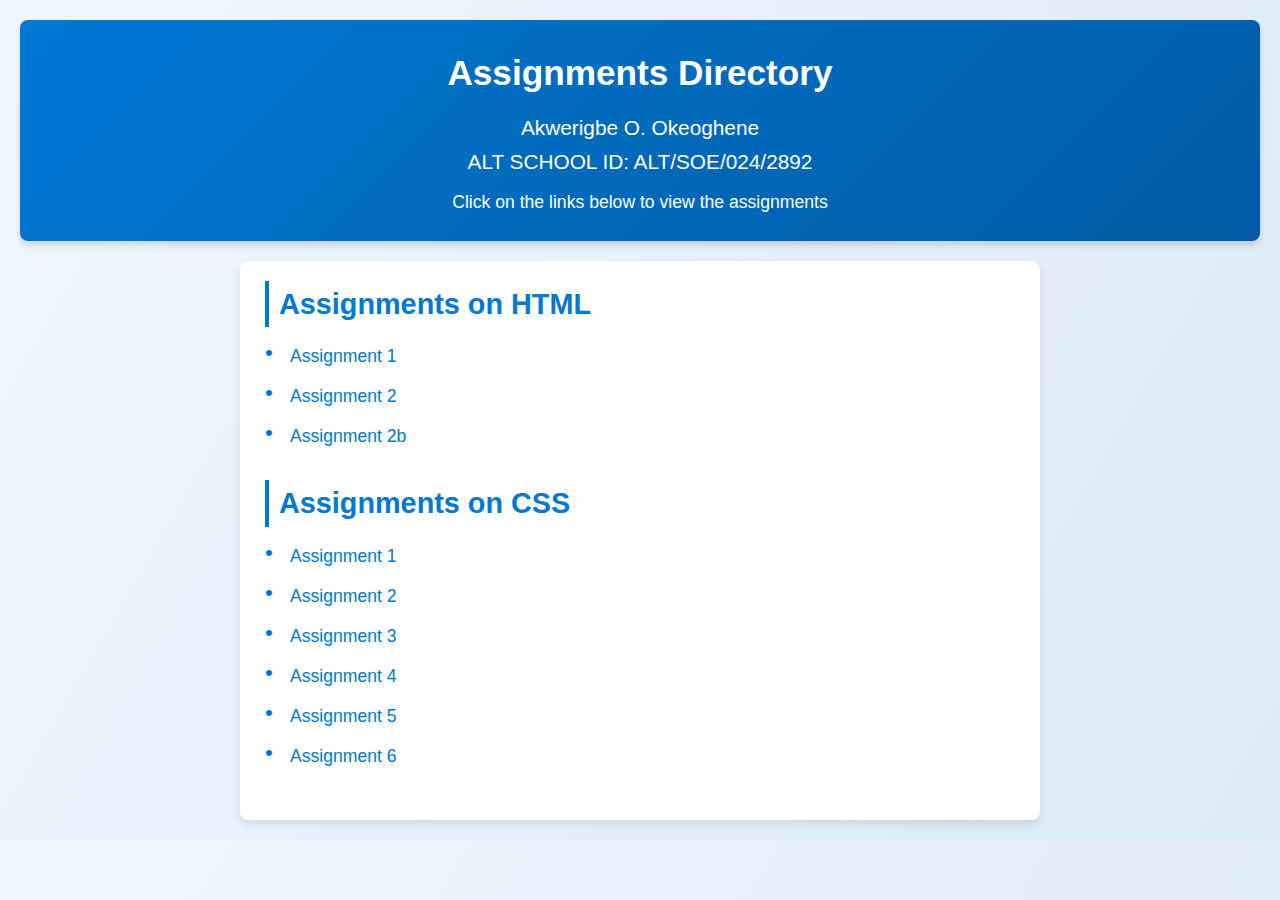
<file: index.html>
<!DOCTYPE html>
<html lang="en">
<head>
  <meta charset="UTF-8" />
  <meta name="viewport" content="width=device-width, initial-scale=1.0"/>
  <title>Assignments Directory</title>
  <style>
    /* RESET */
    * {
      margin: 0;
      padding: 0;
      box-sizing: border-box;
    }

    /* BODY STYLING */
    body {
      font-family: 'Arial', sans-serif;
      line-height: 1.6;
      color: #333;
      /* Subtle background gradient */
      background: linear-gradient(120deg, #f0f7ff 0%, #dce9f7 100%);
      padding: 20px;
    }

    /* HEADER STYLING */
    .header {
      text-align: center;
      /* Gradient header */
      background: linear-gradient(135deg, #0078d4, #005ba3);
      color: #fff;
      padding: 25px;
      border-radius: 8px;
      margin-bottom: 20px;
      box-shadow: 0 4px 6px rgba(0, 0, 0, 0.15);
    }

    .header h1 {
      font-size: 2.2rem;
      margin-bottom: 10px;
    }
    .header h2 {
      font-size: 1.3rem;
      font-weight: normal;
    }
    .header p {
      font-size: 1.1rem;
      margin-top: 10px;
    }

    /* MAIN CONTENT CARD */
    .content {
      max-width: 800px;
      margin: 0 auto;
      background: #fff;
      padding: 20px 25px;
      border-radius: 8px;
      box-shadow: 0 4px 8px rgba(0, 0, 0, 0.1);
    }

    /* SECTION STYLING */
    section {
      margin-bottom: 30px;
    }

    section h2 {
      color: #0078d4;
      font-size: 1.8rem;
      margin-bottom: 15px;
      border-left: 4px solid #0078d4;
      padding-left: 10px;
    }

    /* LIST STYLING */
    ul {
      list-style: none;
      padding-left: 0;
    }
    ul li {
      margin-bottom: 12px;
      font-size: 1.1rem;
      /* optional icon before each link */
      position: relative;
      padding-left: 25px;
    }
    ul li:before {
      content: "•";
      color: #0078d4;
      position: absolute;
      left: 0;
      font-size: 1.4rem;
      line-height: 1;
      top: 0;
    }

    ul li a {
      text-decoration: none;
      color: #0078d4;
      transition: color 0.3s ease-in-out, text-decoration 0.3s ease-in-out;
    }
    ul li a:hover {
      color: #0056a8;
      text-decoration: underline;
    }

    /* RESPONSIVE STYLING */
    @media (max-width: 768px) {
      .header h1 {
        font-size: 1.8rem;
      }
      .header h2 {
        font-size: 1.1rem;
      }
      .content {
        padding: 15px 20px;
      }
      section h2 {
        font-size: 1.4rem;
      }
      ul li {
        margin-bottom: 10px;
      }
    }
  </style>
</head>
<body>
  <!-- HEADER -->
  <header class="header">
    <h1>Assignments Directory</h1>
    <h2>Akwerigbe O. Okeoghene <br/> ALT SCHOOL ID: ALT/SOE/024/2892</h2>
    <p>Click on the links below to view the assignments</p>
  </header>

  <!-- MAIN CONTENT -->
  <main class="content">
    <section>
      <h2>Assignments on HTML</h2>
      <ul>
        <li><a href="/indexx.html">Assignment 1</a></li>
        <li><a href="/table.html">Assignment 2</a></li>
        <li><a href="/media.html">Assignment 2b</a></li>
      </ul>
    </section>

    <section>
      <h2>Assignments on CSS</h2>
      <ul>
        <li><a href="/Otters.html">Assignment 1</a></li>
        <li><a href="/Huckleberry.html">Assignment 2</a></li>
        <li><a href="/novuswatch.html">Assignment 3</a></li>
        <li><a href="/forindividuals.html">Assignment 4</a></li> 
        <li><a href="/WPpusher.html">Assignment 5</a></li>
        <li><a href="/Scissor.html">Assignment 6</a></li>
      </ul>
    </section>
  </main>
</body>
</html>
</file>
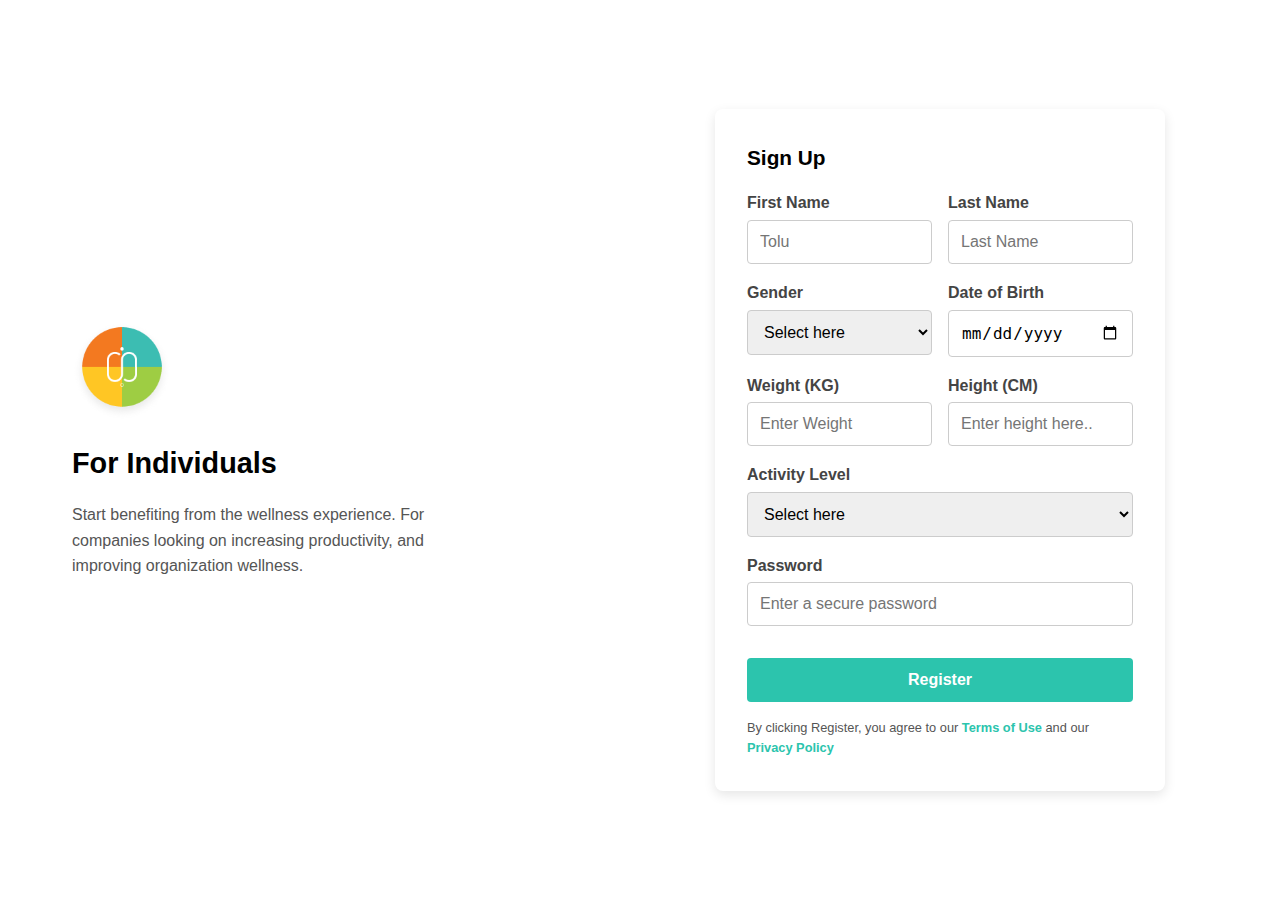
<file: forindividuals.html>
<!DOCTYPE html>
<html lang="en">
<head>
  <meta charset="UTF-8" />
  <meta name="viewport" content="width=device-width, initial-scale=1.0"/>
  <title>Sign up page – For Individuals</title>
  <link rel="stylesheet" href="forindividuals.css"/>
</head>
<body>

  <div class="container">
    <!-- LEFT SIDE -->
    <div class="left-section">
      <!-- Logo -->
      <img
        src="/media/forindividualsLogo.png"
        alt="Logo"
        class="logo"
      />
      <!-- Heading & Info -->
      <h1>For Individuals</h1>
      <p>
        Start benefiting from the wellness experience. 
        For companies looking on increasing productivity, 
        and improving organization wellness.
      </p>
    </div>

    <!-- RIGHT SIDE (Form) -->
    <div class="right-section">
      <div class="form-card">
        <h2>Sign Up</h2>
        
        <form>
          <!-- First & Last Name -->
          <div class="row">
            <div class="form-group">
              <label for="firstName">First Name</label>
              <input 
                type="text" 
                id="firstName"
                placeholder="Tolu"
                required
              />
            </div>
            <div class="form-group">
              <label for="lastName">Last Name</label>
              <input 
                type="text" 
                id="lastName" 
                placeholder="Last Name"
                required
              />
            </div>
          </div>
          
          <!-- Gender & Date of Birth -->
          <div class="row">
            <div class="form-group">
              <label for="gender">Gender</label>
              <select id="gender" required>
                <option value="" disabled selected>Select here</option>
                <option>Male</option>
                <option>Female</option>
                <option>Non-binary</option>
              </select>
            </div>
            <div class="form-group">
              <label for="dob">Date of Birth</label>
              <input 
                type="date" 
                id="dob" 
                required
              />
            </div>
          </div>

          <!-- Weight & Height -->
          <div class="row">
            <div class="form-group">
              <label for="weight">Weight (KG)</label>
              <input 
                type="number" 
                id="weight" 
                placeholder="Enter Weight"
              />
            </div>
            <div class="form-group">
              <label for="height">Height (CM)</label>
              <input 
                type="number" 
                id="height"
                placeholder="Enter height here.." 
              />
            </div>
          </div>

          <!-- Activity Level -->
          <div class="form-group">
            <label for="activityLevel">Activity Level</label>
            <select id="activityLevel">
              <option value="" disabled selected>Select here</option>
              <option>Low</option>
              <option>Medium</option>
              <option>High</option>
            </select>
          </div>

          <!-- Password -->
          <div class="form-group">
            <label for="password">Password</label>
            <input 
              type="password" 
              id="password"
              placeholder="Enter a secure password"
              required
            />
          </div>

          <!-- Register Button -->
          <button type="submit" class="register-btn">Register</button>
        </form>
        
        <!-- Terms & Policy -->
        <p class="terms-text">
          By clicking Register, you agree to our 
          <a href="#">Terms of Use</a> and our 
          <a href="#">Privacy Policy</a>
        </p>
      </div>
    </div>
  </div>

</body>
</html>
</file>
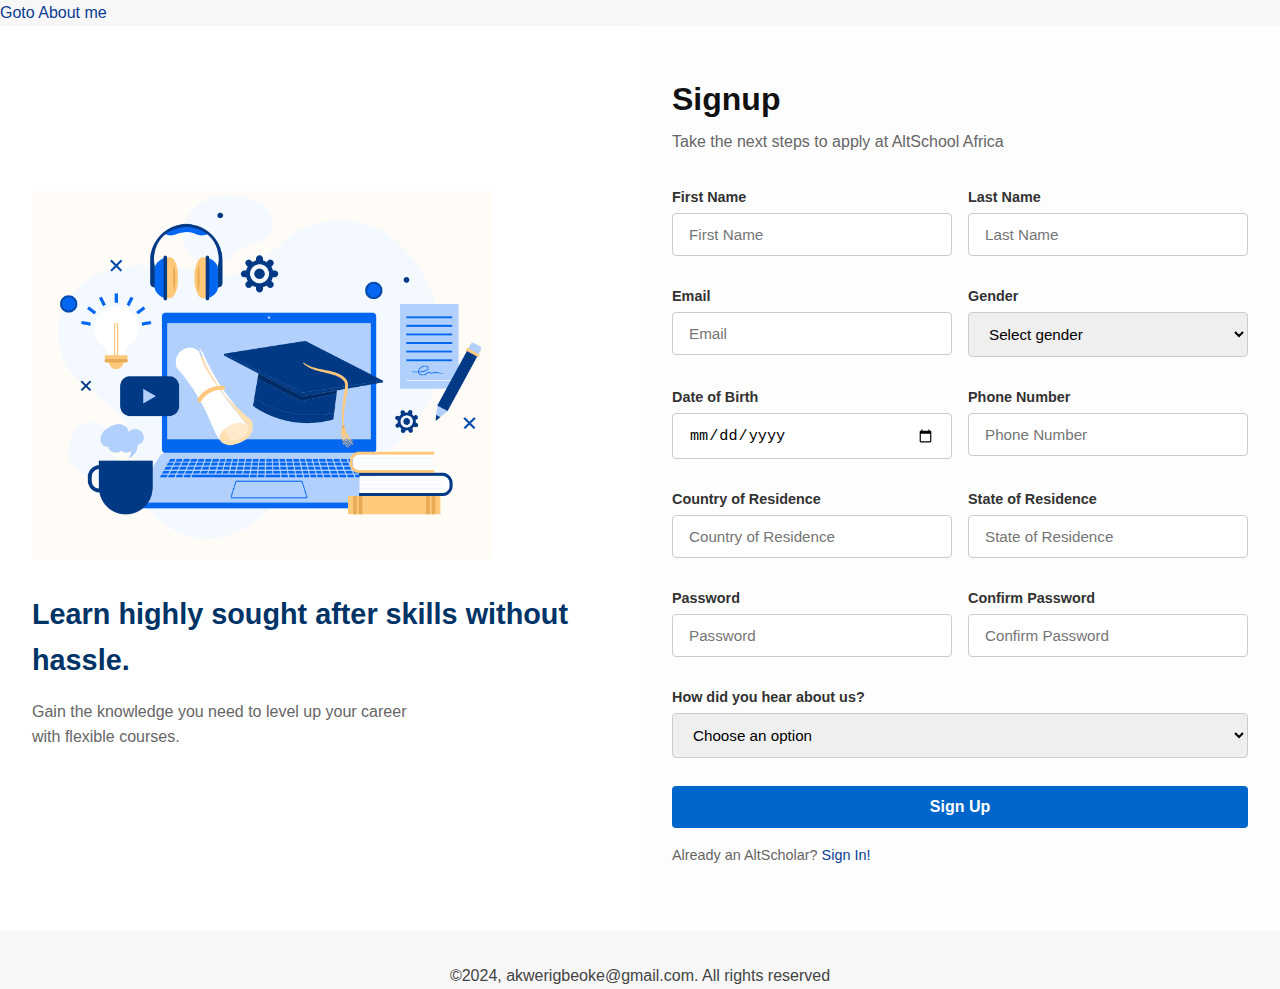
<file: form.html>
<!DOCTYPE html>
<html lang="en">
  <head>
    <meta charset="UTF-8" />
    <meta name="viewport" content="width=device-width, initial-scale=1.0" />
    <title>AltSchool Signup form</title>
    <link rel="stylesheet" href="formxindex.css" />
  </head>
  <body>
    <a href="./indexx.html"> Goto About me </a>

    <!-- Mother container, to house 2 divs, 1 for left side that holds the picture, one for the right side of the screen that has the form-->
    <div class="signup-container">
      <div class="signup-illustration">
        <!-- LEFT SIDE: Picture. -->
        <img src="/media/Study scribble.png" alt="Learning Illustration" />
        <h2>Learn highly sought after skills without hassle.</h2>
        <p>
          Gain the knowledge you need to level up your career with flexible
          courses.
        </p>
      </div>
      <div class="signup-form-section">
        <!-- RIGHT SIDE: The actual signup form -->
        <h1>Signup</h1>
        <p class="subtitle">Take the next steps to apply at AltSchool Africa</p>

        <form class="signup-form">
          <!-- Here's the signup form that has sub groups-->
          <div class="form-row">
            <div class="form-group">
              <label for="firstName">First Name</label>
              <input
                type="text"
                id="firstName"
                placeholder="First Name"
                required
              />
            </div>
            <div class="form-group">
              <label for="lastName">Last Name</label>
              <input
                type="text"
                id="lastName"
                placeholder="Last Name"
                required
              />
            </div>
          </div>
          <div class="form-row">
            <div class="form-group">
              <label for="email">Email</label>
              <input type="email" id="email" placeholder="Email" required />
            </div>
            <div class="form-group">
              <label for="gender">Gender</label>
              <select id="gender">
                <option value="" disabled selected>Select gender</option>
                <!-- This one shows select gender but also has like a drop down menu of other genders-->
                <option>Male</option>
                <option>Female</option>
                <option>Transgender</option>
                <option>Non-binary</option>
                <option>Other</option>
                <option>Prefer not to say</option>
              </select>
            </div>
          </div>

          <div class="form-row">
            <div class="form-group">
              <label for="dob">Date of Birth</label>
              <input type="date" id="dob" placeholder="mm/dd/yyyy" required />
            </div>
            <div class="form-group">
              <label for="phone">Phone Number</label>
              <input
                type="tel"
                id="phone"
                placeholder="Phone Number"
                required
              />
            </div>
          </div>

          <div class="form-row">
            <div class="form-group">
              <label for="country">Country of Residence</label>
              <input
                type="text"
                id="country"
                placeholder="Country of Residence"
                required
              />
            </div>
            <div class="form-group">
              <label for="state">State of Residence</label>
              <input
                type="text"
                id="state"
                placeholder="State of Residence"
                required
              />
            </div>
          </div>

          <div class="form-row">
            <div class="form-group">
              <label for="password">Password</label>
              <input
                type="password"
                id="password"
                placeholder="Password"
                required
              />
            </div>
            <div class="form-group">
              <label for="confirmPassword">Confirm Password</label>
              <input
                type="password"
                id="confirmPassword"
                placeholder="Confirm Password"
                required
              />
            </div>
          </div>

          <div class="form-group">
            <label for="hearAboutUs">How did you hear about us?</label>
            <select id="hearAboutUs">
              <option value="" disabled selected>Choose an option</option>
              <option>Google Search</option>
              <option>Social Media</option>
              <option>Friend/Colleague</option>
              <option>LinkedIn</option>
              <option>Website</option>
              <option>Other</option>
            </select>
          </div>

          <button type="submit" class="signup-button">Sign Up</button>
        </form>

        <p class="already-member">
          Already an AltScholar? <a href="#">Sign In!</a>
        </p>
      </div>
    </div>
  </body>
  <footer>
    <center>
      <p>&copy;2024, akwerigbeoke@gmail.com. All rights reserved</p>
    </center>
  </footer>
</html>
</file>
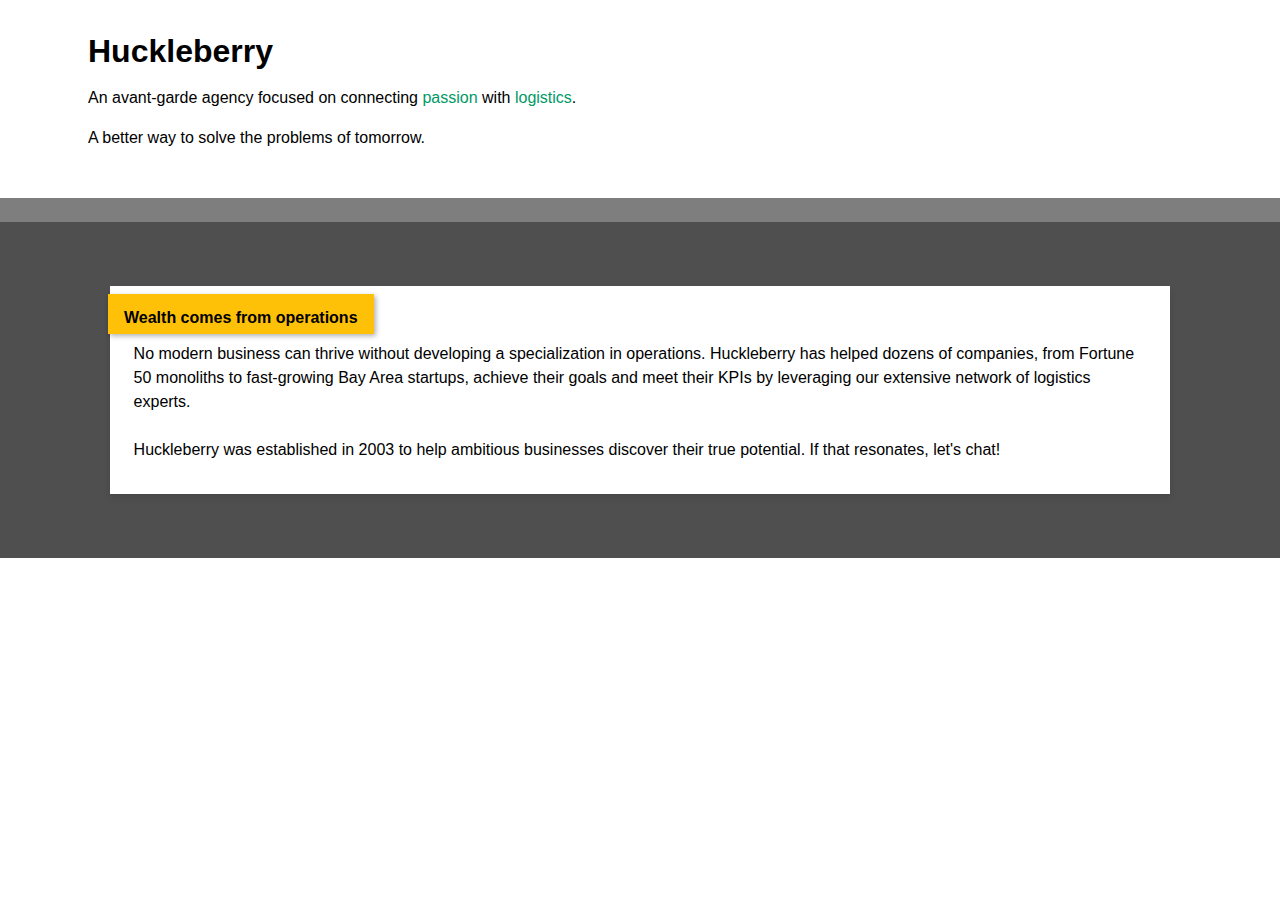
<file: Huckleberry.html>
<!DOCTYPE html>
<html lang="en">
  <head>
    <meta charset="UTF-8" />
    <meta name="viewport" content="width=device-width, initial-scale=1.0" />
    <title>Huckleberry – Responsive Layout</title>
    <link rel="stylesheet" href="Huckleberry.css" />
  </head>
  <body>
    <!-- TOP SECTION (White background) -->
    <section class="top-section">
      <div class="container">
        <h1>Huckleberry</h1>
        <p>
          An avant-garde agency focused on connecting
          <span class="highlight-green">passion</span> with
          <span class="highlight-green">logistics</span>.
        </p>
        <p>A better way to solve the problems of tomorrow.</p>
      </div>
    </section>

    <!-- GRAY BAR SEPARATOR -->
    <div class="section-separator"></div>

    <!-- GRAY SECTION with a White Card -->
    <section class="gray-section">
      <div class="container">
        <!-- White Card Wrapper -->
        <div class="white-card-wrapper">
          <!-- Yellow Banner -->
          <div class="yellow-banner">Wealth comes from operations</div>

          <!-- Card Content -->
          <div class="white-card-content">
            <p>
              No modern business can thrive without developing a specialization
              in operations. Huckleberry has helped dozens of companies, from
              Fortune 50 monoliths to fast-growing Bay Area startups, achieve
              their goals and meet their KPIs by leveraging our extensive
              network of logistics experts.
            <br>
            <br>
              Huckleberry was established in 2003 to help ambitious businesses
              discover their true potential. If that resonates, let's chat!
            </p>
          </div>
        </div>
      </div>
    </section>
  </body>
</html>
</file>
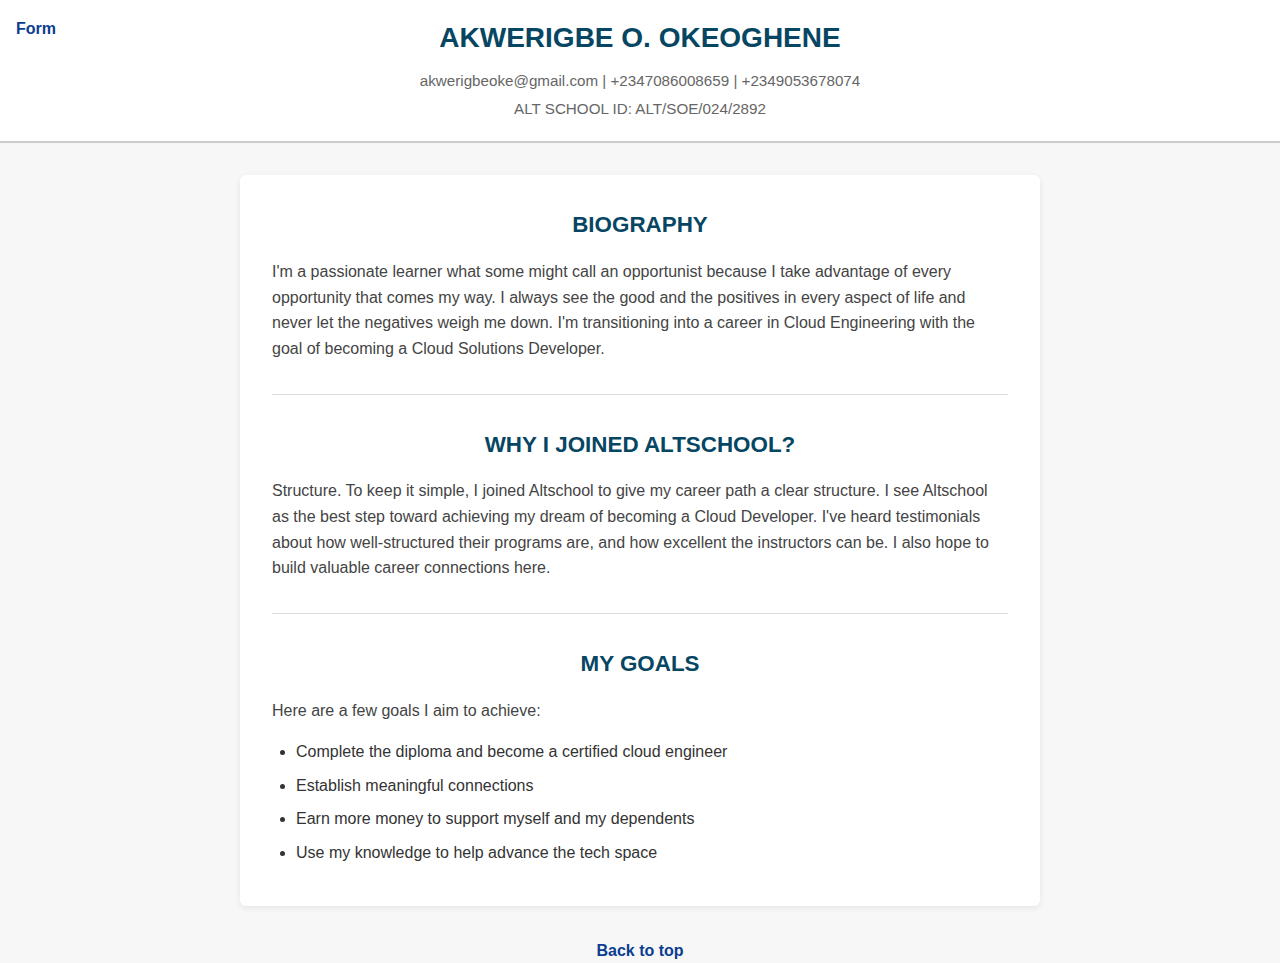
<file: indexx.html>
<!DOCTYPE html>
<html lang="en">
<head>
  <meta charset="UTF-8" />
  <meta name="viewport" content="width=device-width, initial-scale=1.0"/>
  <title>MY BIO</title>
  <link href= "formxindex.css" rel="stylesheet"/>
</head>

<body>
  <!-- HEADER -->
  <header>
    <a href="./form.html">Form</a>
    <h1 id="top">AKWERIGBE O. OKEOGHENE</h1>
    <p>akwerigbeoke@gmail.com | +2347086008659 | +2349053678074</p>
    <p>ALT SCHOOL ID: ALT/SOE/024/2892</p>
  </header>

  <!-- MAIN CONTENT -->
  <main>
    <!-- BIOGRAPHY SECTION -->
    <section>
      <h2>BIOGRAPHY</h2>
      <p>
        I'm a passionate learner what some might call an opportunist because
        I take advantage of every opportunity that comes my way. I always
        see the good and the positives in every aspect of life and never
        let the negatives weigh me down. I'm transitioning into a career
        in Cloud Engineering with the goal of becoming a Cloud Solutions
        Developer.
      </p>
    </section>

    <hr />

    <!-- WHY I JOINED ALTSCHOOL -->
    <section>
      <h2>WHY I JOINED ALTSCHOOL?</h2>
      <p>
        Structure. To keep it simple, I joined Altschool to give my career
        path a clear structure. I see Altschool as the best step toward
        achieving my dream of becoming a Cloud Developer. I've heard
        testimonials about how well-structured their programs are, and how
        excellent the instructors can be. I also hope to build valuable
        career connections here.
      </p>
    </section>

    <hr />

    <!-- GOALS SECTION -->
    <section>
      <h2>MY GOALS</h2>
      <p>Here are a few goals I aim to achieve:</p>
      <ul>
        <li>Complete the diploma and become a certified cloud engineer</li>
        <li>Establish meaningful connections</li>
        <li>Earn more money to support myself and my dependents</li>
        <li>Use my knowledge to help advance the tech space</li>
      </ul>
    </section>
  </main>

  <footer>
    <!-- BACK TO TOP LINK -->
    <a href="#top">Back to top</a>
  </footer>
</body>
</html>
</file>
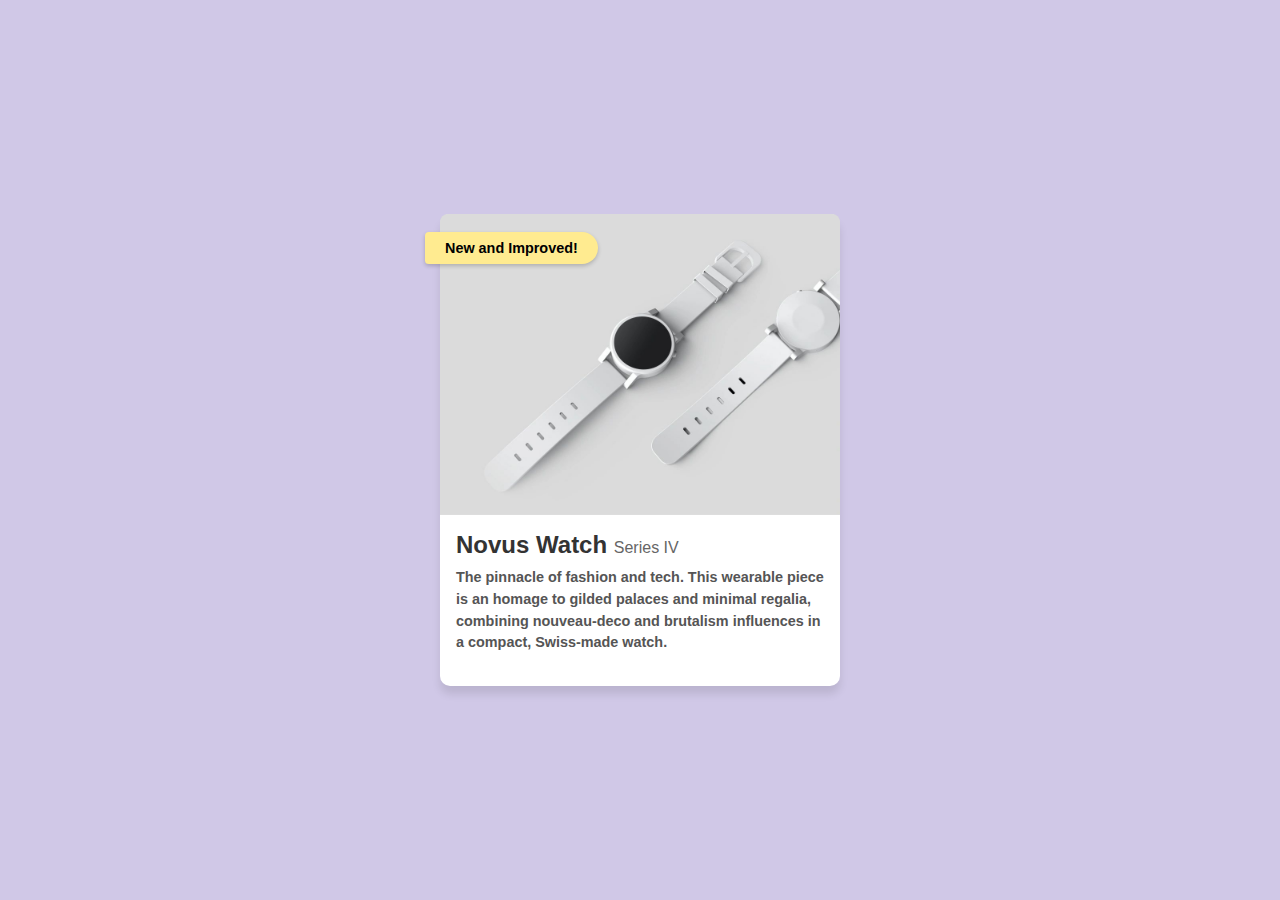
<file: novuswatch.html>
<!DOCTYPE html>
<html lang="en">
  <head>
    <meta charset="UTF-8" />
    <meta name="viewport" content="width=device-width, initial-scale=1.0" />
    <title>Novus Watch Card</title>
    <link rel="stylesheet" href="Novuswatch.css" />
  </head>
  <body>
    <div class="card-container">
      <!-- Banner -->
      <div class="card-banner">New and Improved!</div>

      <!-- Card -->
      <div class="card">
        <img src="/media/novuss.jpg" alt="Novus Watch" class="card-image" />
        <div class="card-content">
          <h1>Novus Watch <span>Series IV</span></h1>
          <p>
            The pinnacle of fashion and tech. This wearable piece is an homage
            to gilded palaces and minimal regalia, combining nouveau-deco and
            brutalism influences in a compact, Swiss-made watch.
          </p>
        </div>
      </div>
    </div>
  </body>
</html>
</file>
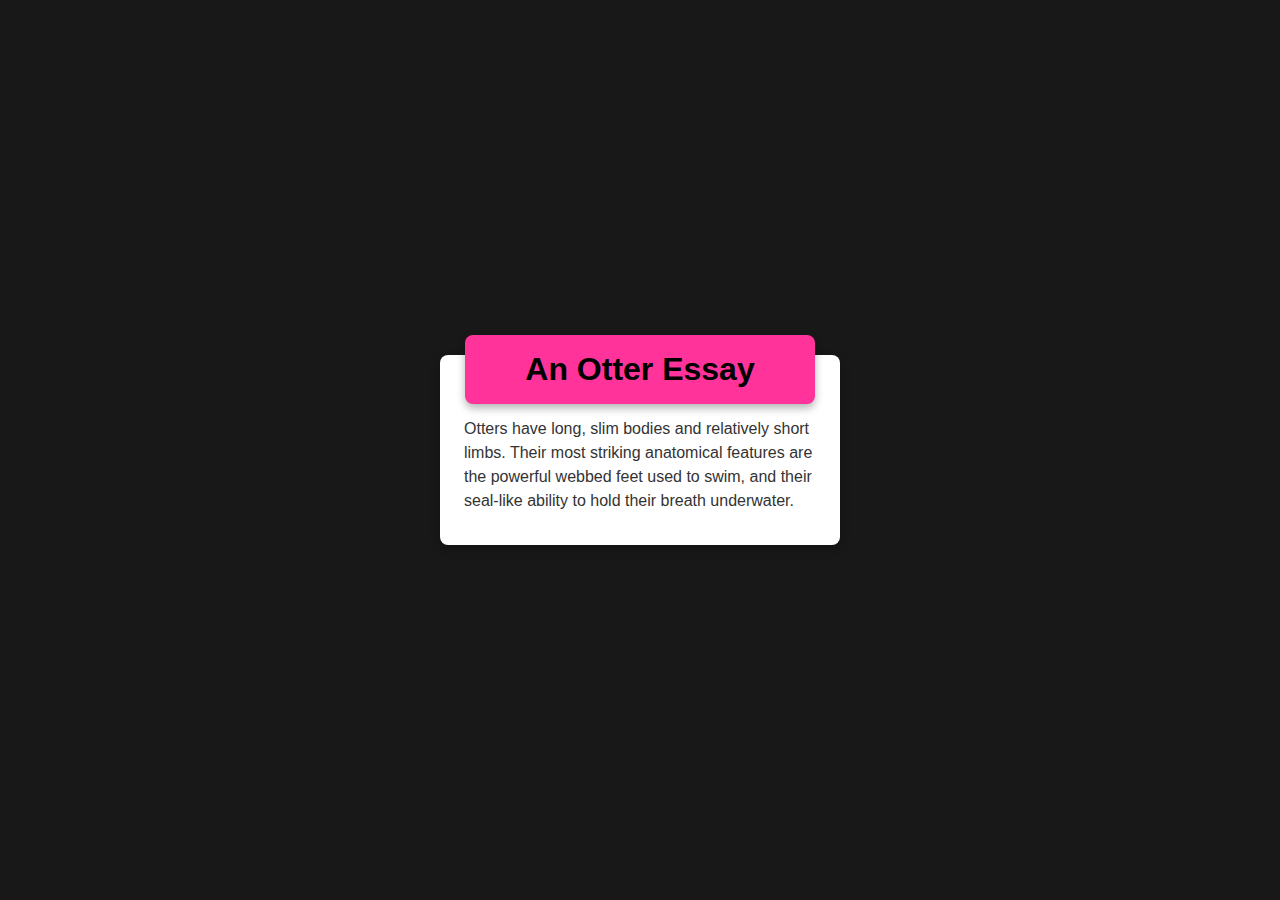
<file: Otters.html>
<!DOCTYPE html>
<html lang="en">
  <head>
    <meta charset="UTF-8" />
    <meta name="viewport" content="width=device-width, initial-scale=1.0" />
    <title>An Otter Essay</title>
    <link rel="stylesheet" href="otter.css" />
  </head>
  <body>
    <div class="background-card">
      <div class="header-card">An Otter Essay</div>
      <div class="background-content">
        <p>
          Otters have long, slim bodies and relatively short limbs. Their most
          striking anatomical features are the powerful webbed feet used to
          swim, and their seal-like ability to hold their breath underwater.
        </p>
      </div>
    </div>
  </body>
</html>
</file>
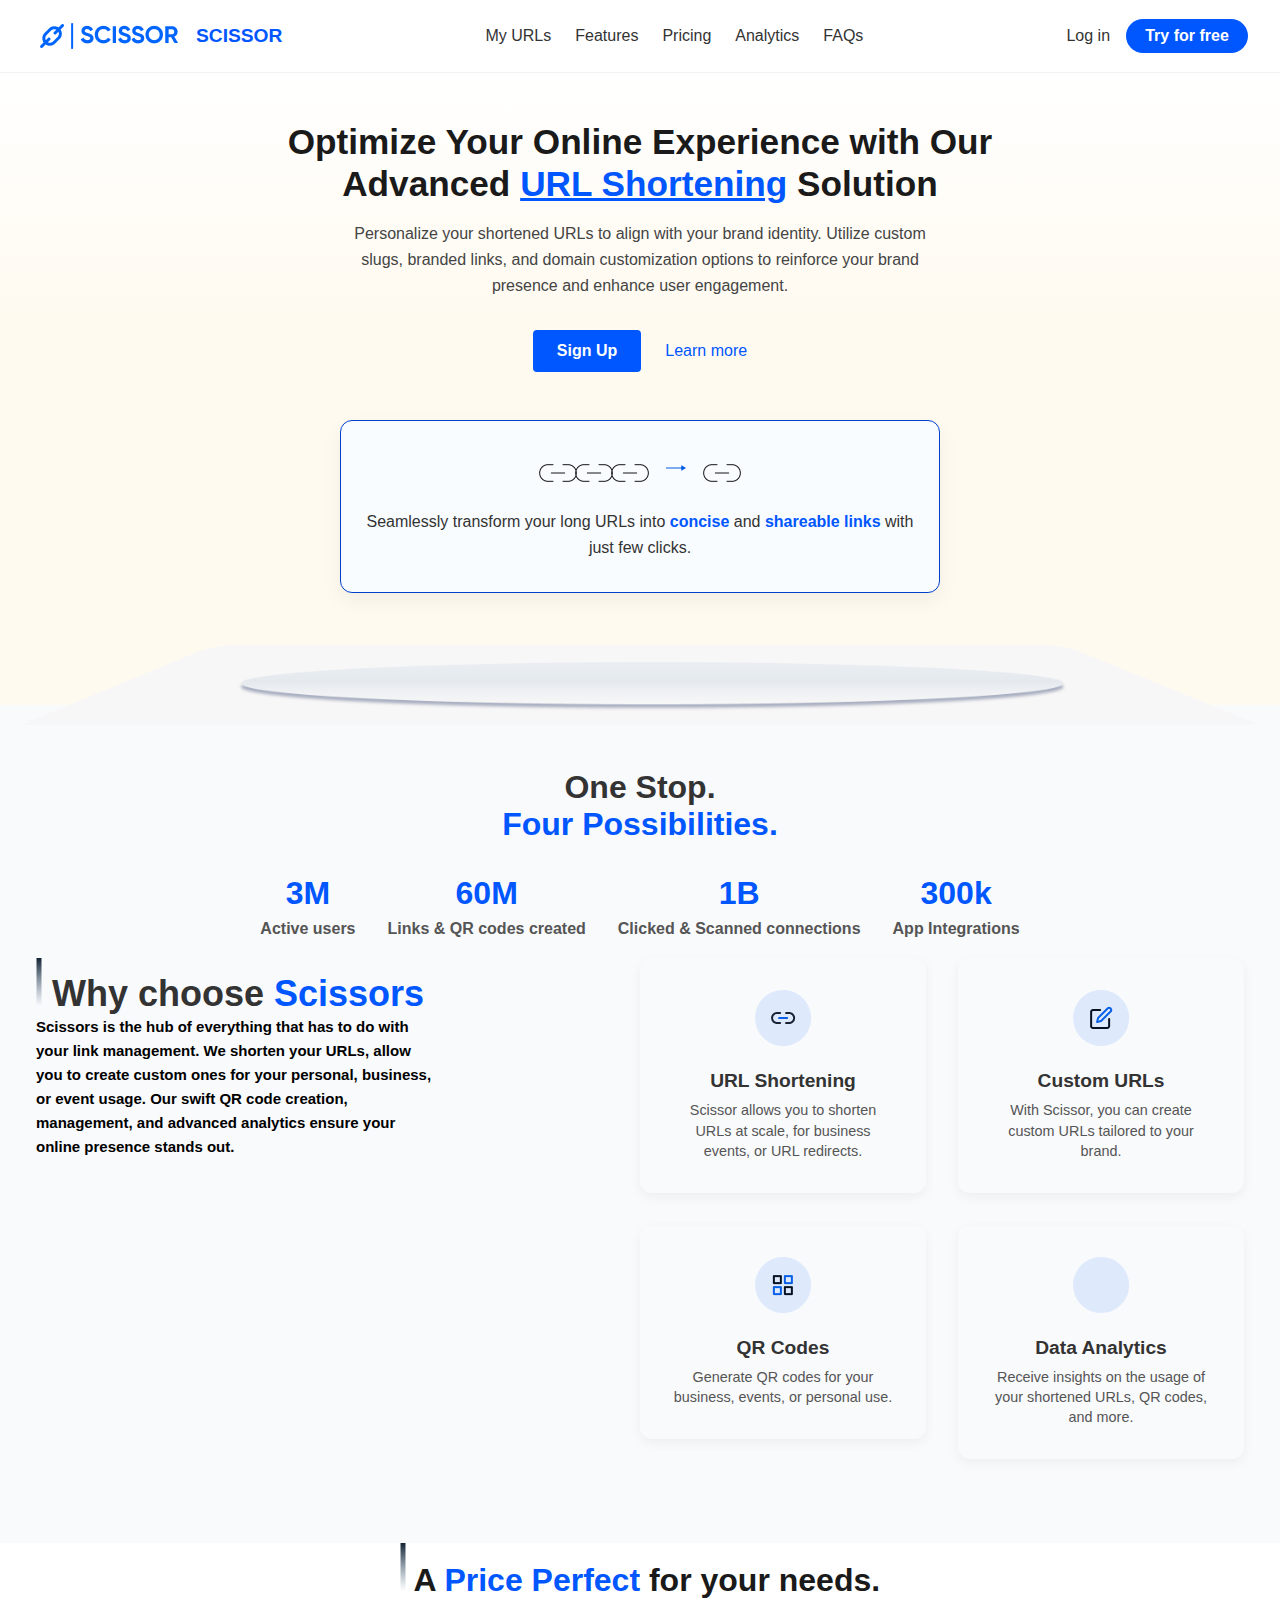
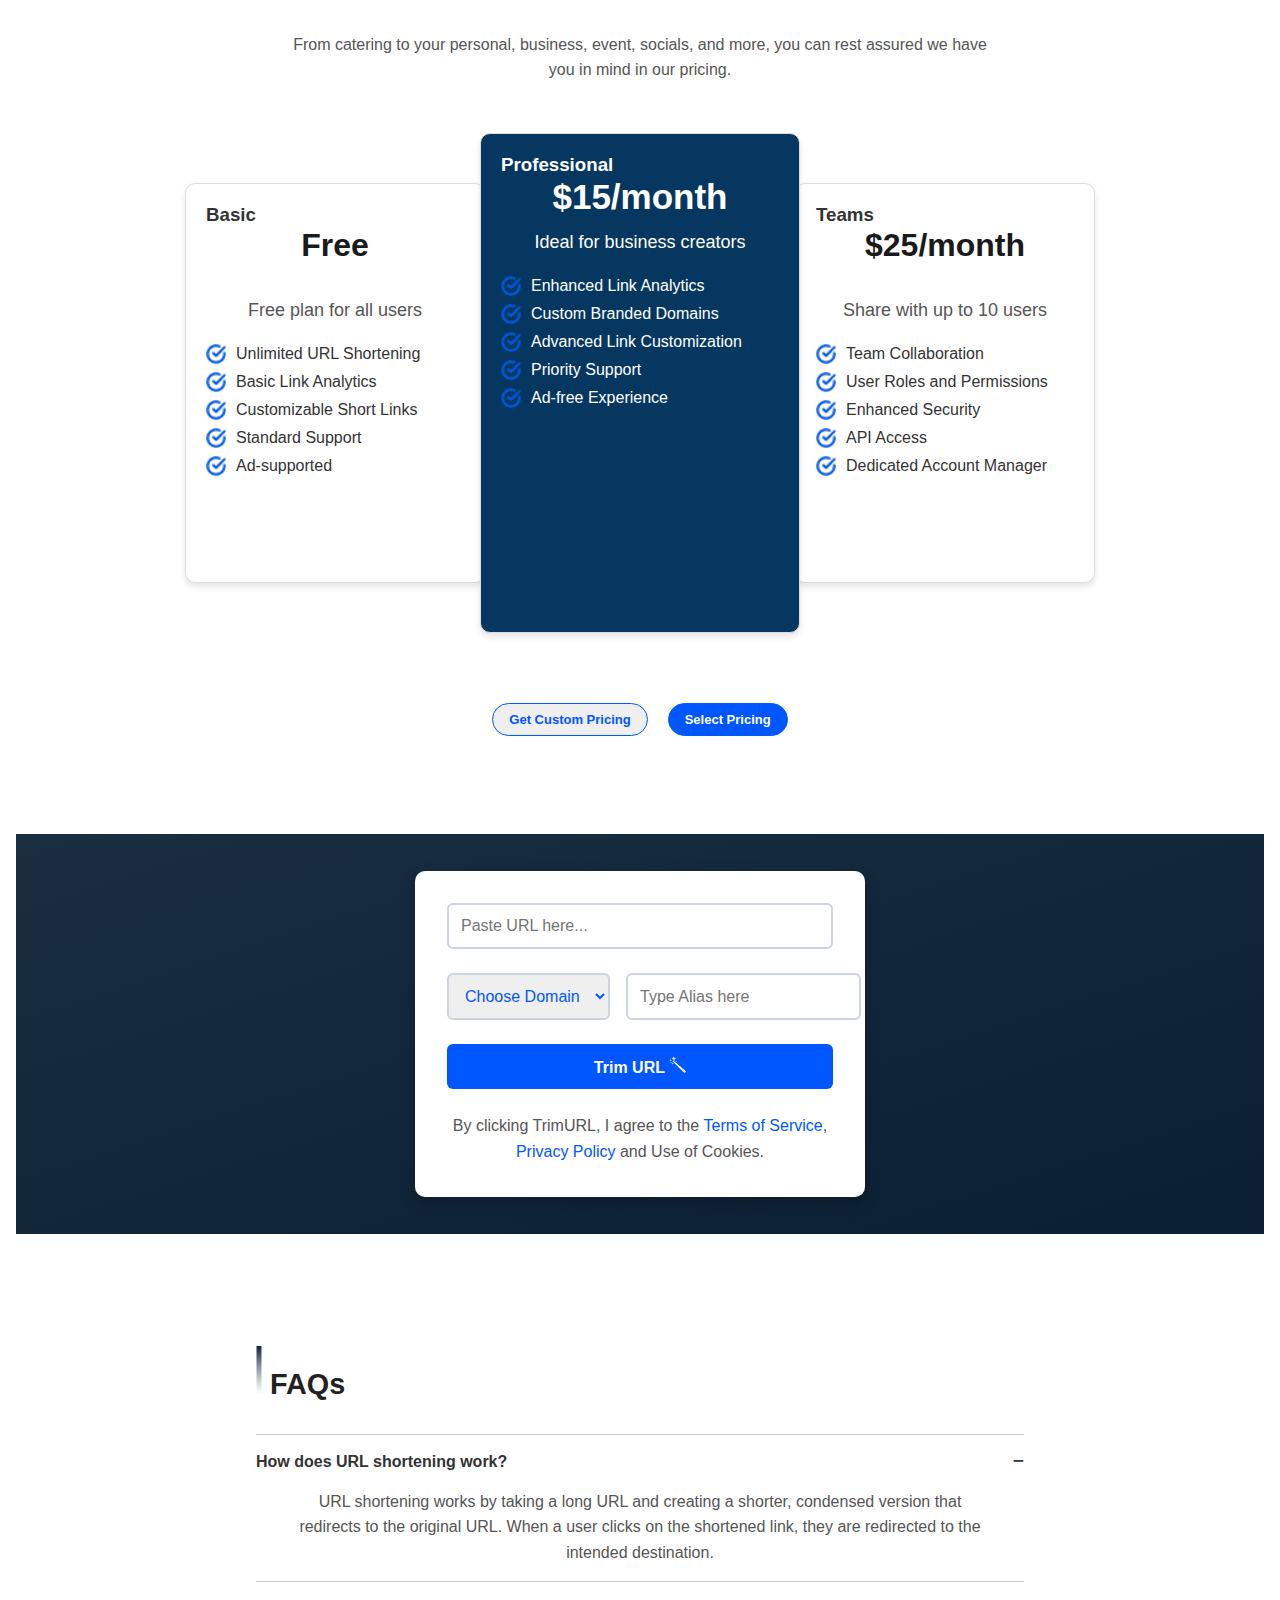
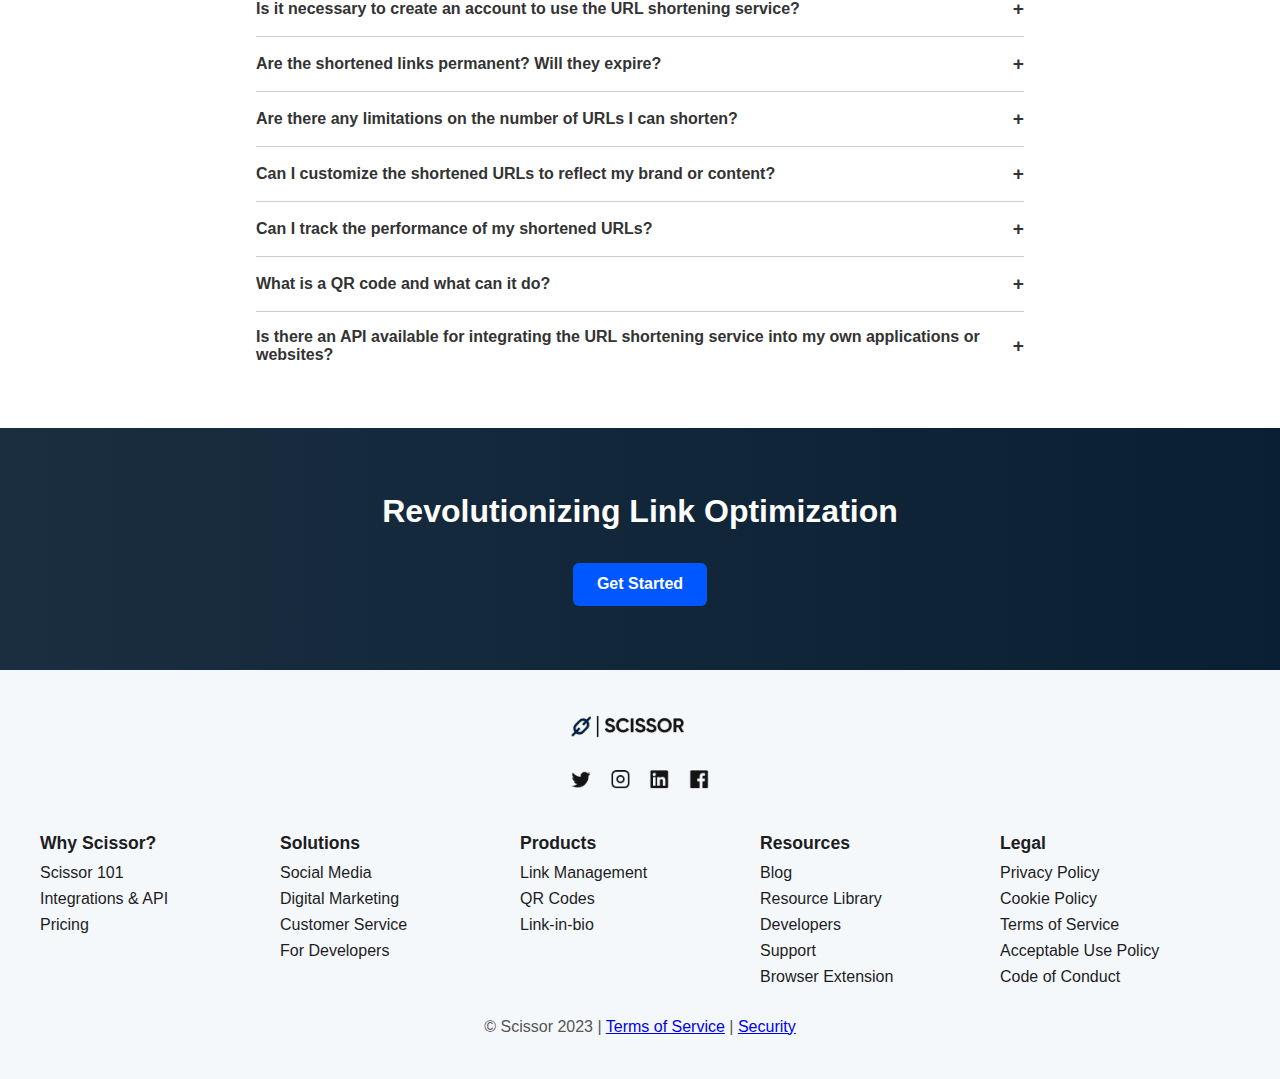
<file: Scissor.html>
<!DOCTYPE html>
<html lang="en">
<head>
    <meta charset="UTF-8">
    <meta name="viewport" content="width=device-width, initial-scale=1.0">
    <title>Scissor</title>
    <link rel="stylesheet" href="scissor.css">  
</head>
<body>
    <!-- HEADER / NAVIGATION -->
  <header class="site-header">
    <div class="logo-area">
      <!-- Substitute your actual logo image -->
      <img 
        src="/media/Scissor logo.png" 
        alt="Scissor Logo"
        class="logo"
      />
      <span class="brand-name">SCISSOR</span>
    </div>

    <nav class="navbar">
      <ul>
        <li><a href="#">My URLs</a></li>
        <li>
          <!-- Dropdown placeholder if "Features" has subitems in real site -->
          <a href="#">Features</a>
        </li>
        <li><a href="#">Pricing</a></li>
        <li><a href="#">Analytics</a></li>
        <li><a href="#">FAQs</a></li>
      </ul>
    </nav>

    <div class="nav-right">
      <a href="#" class="login-link">Log in</a>
      <a href="#" class="cta-button">Try for free</a>
    </div>
  </header>
  <!-- HERO SECTION -->
  <section class="hero-section">
    <div class="hero-content">
      <h1>Optimize Your Online Experience with Our 
        <br />
        Advanced <span class="highlight">URL Shortening</span> Solution
      </h1>
      <p class="subtitle">
        Personalize your shortened URLs to align with your brand identity. 
        Utilize custom slugs, branded links, and domain customization 
        options to reinforce your brand presence and enhance user engagement.
      </p>
      <div class="hero-buttons">
        <a href="#" class="primary-btn">Sign Up</a>
        <a href="#" class="secondary-link">Learn more</a>
      </div>
    </div>

    <div class="chain-card">
            <div class="chain-icons">
            <!--Chainlike stuff-->
                <img src="/media/Frame 7.png" alt="Long chain icon" class="icon-left" />
                <img src="/media/Line 7.png" alt="Arrow icon" class="icon-arrow" />
                <img src="/media/link-2.png" alt="Short chain icon" class="icon-right" />
            </div>
            <p>
                Seamlessly transform your long URLs into 
                <strong>concise</strong> and <strong>shareable links</strong> with just few clicks.
            </p>
      </div>
    </div>
    <!-- Elliptical shadow under card -->
    <div class="hero-ellipse">
      <img src="/media/shadowclone.png" alt="Elliptical shadow">
  </div>
  </div>

      
  </section>

        <section class="possibilities-section">
            <!-- Statistics Section -->
            <div class="stats-container">
              <h2>
                One Stop. <br />
                <span class="highlight">Four Possibilities.</span>
              </h2>
              <div class="stats-grid">
                <div class="stat-item">
                  <span class="stat-number">3M</span>
                  <p>Active users</p>
                </div>
                <div class="stat-item">
                  <span class="stat-number">60M</span>
                  <p>Links & QR codes created</p>
                </div>
                <div class="stat-item">
                  <span class="stat-number">1B</span>
                  <p>Clicked & Scanned connections</p>
                </div>
                <div class="stat-item">
                  <span class="stat-number">300k</span>
                  <p>App Integrations</p>
                </div>
              </div>
            </div>
          
            <!-- Why Choose Section -->
            <div class="why-choose-container">
              <h3>
                <img src="/media/Line 70.png">  Why choose <span class="highlight">Scissors</span>
                      <p class="why-description">
                          Scissors is the hub of everything that has to do with your link management.
                          We shorten your URLs, allow you to create custom ones for your personal,
                          business, or event usage. Our swift QR code creation, management, and
                          advanced analytics ensure your online presence stands out.
                      </p>
              </h3>
        <!-- Features Grid -->
        <div class="features-grid">
          <div class="feature-item">
            <div class="icon">
              <img src="/media/Group 6.png" alt="link icon" />
            </div>
            <h4>URL Shortening</h4>
            <p>
              Scissor allows you to shorten URLs at scale, for business events, or URL redirects.
            </p>
          </div>
          <div class="feature-item">
            <div class="icon">
              <img src="/media/customurlicon.png" alt="custom url icon">
            </div>
            <h4>Custom URLs</h4>
            <p>
              With Scissor, you can create custom URLs tailored to your brand.
            </p>
          </div>
          <div class="feature-item">
            <div class="icon">
              <img src="/media/QRcodeIcon.png" alt="QR code icon">
            </div>
            <h4>QR Codes</h4>
            <p>
              Generate QR codes for your business, events, or personal use.
            </p>
          </div>
          <div class="feature-item">
            <div class="icon">
              <img src="/media/DataAnalyticsIcon.png" alt="Data analytics icon">
            </div>
            <h4>Data Analytics</h4>
            <p>
              Receive insights on the usage of your shortened URLs, QR codes, and more.
            </p>
          </div>
        </div>
      </div>
          </section>
<section class="pricing-section">
    <h2>
      <img src="/media/Line 70.png">  A <span class="highlight">Price Perfect</span> for your needs.
    
    </h2>
    <p class="subtitle`">From catering to your personal, business, event, socials, and more, you can rest assured we have you in mind in our pricing.</p>
  
    <div class="pricing-container">
      <!-- Basic Plan -->
      <div class="pricing-card">
        <h3>Basic</h>
        <h2>Free</h2>
        <p>Free plan for all users</p>
        <ul>
          <li>Unlimited URL Shortening</li>
          <li>Basic Link Analytics</li>
          <li>Customizable Short Links</li>
          <li>Standard Support</li>
          <li>Ad-supported</li>
        </ul>
      </div>
  
      <!-- Professional Plan -->
      <div class="pricing-card professional">
        <h3>Professional</h3>
        <h2>$15/month</h2>
        <p>Ideal for business creators</p>
        <ul>
          <li>Enhanced Link Analytics</li>
          <li>Custom Branded Domains</li>
          <li>Advanced Link Customization</li>
          <li>Priority Support</li>
          <li>Ad-free Experience</li>
        </ul>
      </div>
  
      <!-- Teams Plan -->
      <div class="pricing-card">
        <h3>Teams</h3>
        <h2>$25/month</h2>
        <p>Share with up to 10 users</p>
        <ul>
          <li>Team Collaboration</li>
          <li>User Roles and Permissions</li>
          <li>Enhanced Security</li>
          <li>API Access</li>
          <li>Dedicated Account Manager</li>
        </ul>
      </div>
    </div>
    <section class="custom-pricing-section">
        <button class="get-Custom-Pricing-Button">Get Custom Pricing</button>
        <button class="Select-Pricing-Button">Select Pricing</button>
   </section>
              <!-- TRIM URL SECTION -->
<section class="trim-section">
    <div class="trim-background">
      <!-- White card for the form -->
      <div class="trim-card">
        <form>
          <!-- Paste URL -->
          <div class="form-group">
            <input
              type="text"
              placeholder="Paste URL here..."
              required
            />
          </div>
  
          <!-- Choose Domain & Alias Row -->
          <div class="form-row">
            <select class="domain-select" aria-label="Choose Domain">
              <option value="" disabled selected>Choose Domain</option>
              <option value="scissor.com">scissor.com</option>
              <option value="short.ly">short.ly</option>
            </select>
            <input
              type="text"
              placeholder="Type Alias here"
            />
          </div>
  
          <!-- Button -->
          <button type="submit" class="trim-btn">
            Trim URL <span aria-hidden="true"> <img src="/media/magic wand.png" alt="Magic Wand Icon"> </span>
          </button>
  
          <!-- Disclaimer -->
          <p class="disclaimer">
            By clicking TrimURL, I agree to the 
            <a href="#">Terms of Service</a>, 
            <a href="#">Privacy Policy</a> 
            and Use of Cookies.
          </p>
        </form>
      </div>
    </div>
  </section>
  <section class="faq-section">
    <h2><img src="/media/Line 70.png"> FAQs</h2>
  
    <details class="faq-item" open>
      <summary>
        How does URL shortening work?
      </summary>
      <p>
        URL shortening works by taking a long URL and creating a shorter, condensed version 
        that redirects to the original URL. When a user clicks on the shortened link, they 
        are redirected to the intended destination.
      </p>
    </details>
  
    <details class="faq-item">
      <summary>
        Is it necessary to create an account to use the URL shortening service?
      </summary>
      <p>
        While certain features might require an account (e.g., analytics, custom domains), 
        basic link shortening can typically be used without one.
      </p>
    </details>
  
    <details class="faq-item">
      <summary>
        Are the shortened links permanent? Will they expire?
      </summary>
      <p>
        Most services keep shortened links active indefinitely, but policies vary. Always 
        review your provider’s terms.
      </p>
    </details>
  
    <details class="faq-item">
      <summary>
        Are there any limitations on the number of URLs I can shorten?
      </summary>
      <p>
        Some services impose daily or monthly limits, while others offer unlimited usage. 
        Check plan details for specifics.
      </p>
    </details>
  
    <details class="faq-item">
      <summary>
        Can I customize the shortened URLs to reflect my brand or content?
      </summary>
      <p>
        Yes! Many services offer custom domains or vanity URLs to align with your brand 
        identity or content theme.
      </p>
    </details>
  
    <details class="faq-item">
      <summary>
        Can I track the performance of my shortened URLs?
      </summary>
      <p>
        Absolutely. Advanced analytics can show you click counts, referral data, geolocation 
        stats, and more.
      </p>
    </details>
  
    <details class="faq-item">
      <summary>
        What is a QR code and what can it do?
      </summary>
      <p>
        A QR code is a scannable graphic that encodes information, such as a URL. Scanning 
        it quickly redirects users to the associated link.
      </p>
    </details>
  
    <details class="faq-item">
      <summary>
        Is there an API available for integrating the URL shortening service into my own 
        applications or websites?
      </summary>
      <p>
        Yes, many URL shortener providers offer robust APIs for seamless integration with 
        your applications or platforms.
      </p>
    </details>
  </section>
<!-- DARK HERO SECTION -->
<section class="dark-hero">
    <div class="dark-hero-content">
      <h2>Revolutionizing Link Optimization</h2>
      <a href="#" class="dark-hero-btn">Get Started</a>
    </div>
  </section>
  
  <footer class="footer">
    <div class="footer-container">
      <!-- Logo Section -->
      <div class="footer-logo">
        <img src="/media/Frame 1000001714.png" alt="Scissor Logo">
      </div>

      <!-- Footer Columns -->
      <div class="footer-section">
        <h3>Why Scissor?</h3>
        <ul>
          <li><a href="#">Scissor 101</a></li>
          <li><a href="#">Integrations & API</a></li>
          <li><a href="#">Pricing</a></li>
        </ul>
      </div>
      <div class="footer-section">
        <h3>Solutions</h3>
        <ul>
          <li><a href="#">Social Media</a></li>
          <li><a href="#">Digital Marketing</a></li>
          <li><a href="#">Customer Service</a></li>
          <li><a href="#">For Developers</a></li>
        </ul>
      </div>
      <div class="footer-section">
        <h3>Products</h3>
        <ul>
          <li><a href="#">Link Management</a></li>
          <li><a href="#">QR Codes</a></li>
          <li><a href="#">Link-in-bio</a></li>
        </ul>
      </div>
      <div class="footer-section">
        <h3>Resources</h3>
        <ul>
          <li><a href="#">Blog</a></li>
          <li><a href="#">Resource Library</a></li>
          <li><a href="#">Developers</a></li>
          <li><a href="#">Support</a></li>
          <li><a href="#">Browser Extension</a></li>
        </ul>
      </div>
      <div class="footer-section">
        <h3>Legal</h3>
        <ul>
          <li><a href="#">Privacy Policy</a></li>
          <li><a href="#">Cookie Policy</a></li>
          <li><a href="#">Terms of Service</a></li>
          <li><a href="#">Acceptable Use Policy</a></li>
          <li><a href="#">Code of Conduct</a></li>
        </ul>
      </div>
    </div>

    <!-- Footer Bottom -->
    <div class="footer-bottom">
      <p>© Scissor 2023 | <a href="#">Terms of Service</a> | <a href="#">Security</a></p>
    </div>
  </footer>   
</main>
</body>
</html>
</file>
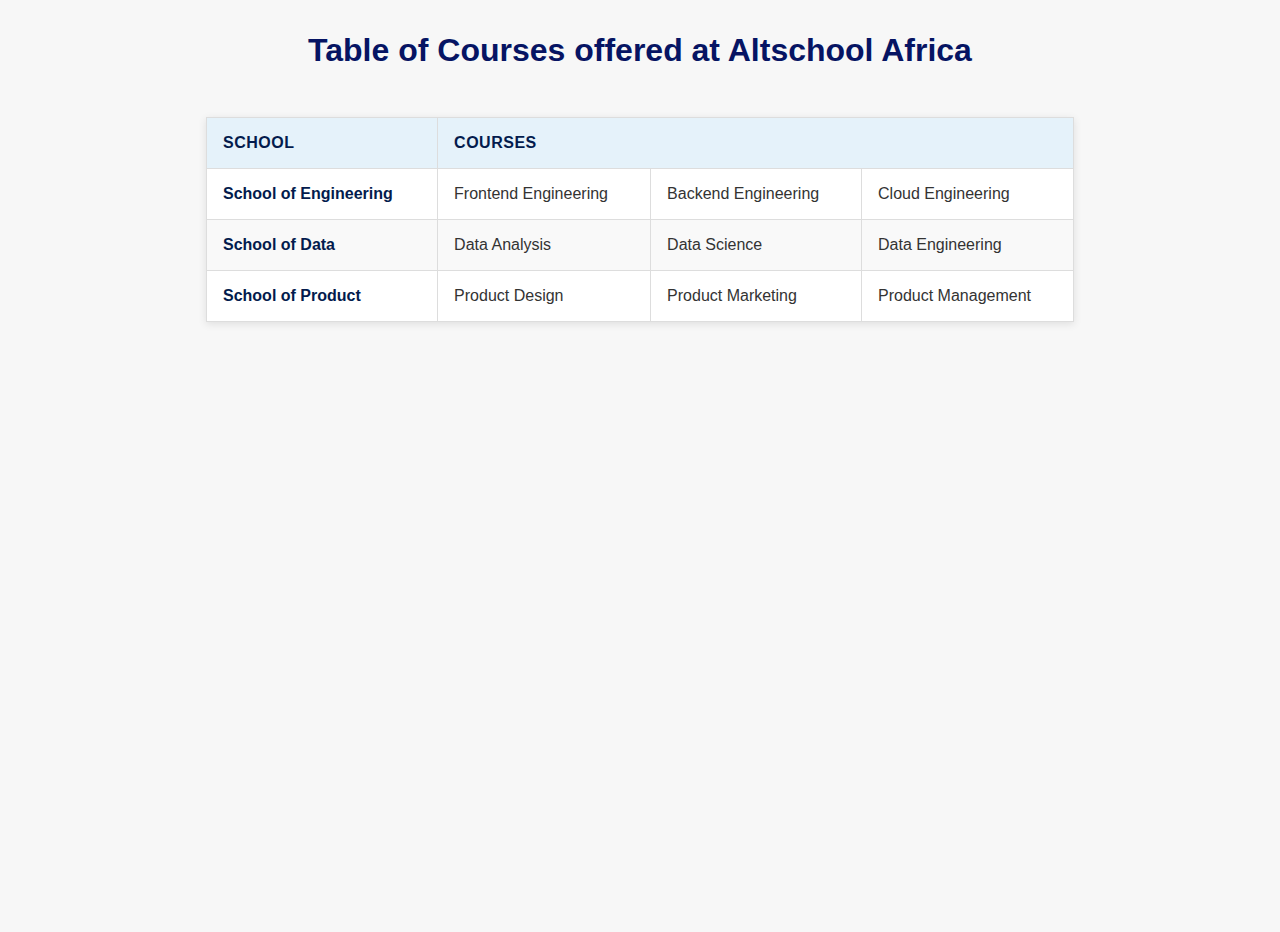
<file: table.html>
<!DOCTYPE html>
<html lang="en">
  <head>
    <meta charset="UTF-8" />
    <meta name="viewport" content="width=device-width, initial-scale=1.0" />
    <title>AltSchool Courses</title>
    <link rel="stylesheet" href="tablestyles.css" />
  </head>
  <body>
    <h1>Table of Courses offered at Altschool Africa</h1>
    <div class="table-container">
      <table>
        <!-- Here i used the table element to show the courses offered in altschool-->
        <thead>
          <tr>
            <th rowspan="1" id="school" scope="col">School</th>
            <th colspan="3" id="courses">Courses</th>
          </tr>
        </thead>
        <tbody>
          <tr>
            <th>School of Engineering</th>
            <td>Frontend Engineering</td>
            <td>Backend Engineering</td>
            <td>Cloud Engineering</td>
          </tr>
          <tr>
            <th>School of Data</th>
            <td>Data Analysis</td>
            <td>Data Science</td>
            <td>Data Engineering</td>
          </tr>
          <tr>
            <th>School of Product</th>
            <td>Product Design</td>
            <td>Product Marketing</td>
            <td>Product Management</td>
          </tr>
        </tbody>
      </table>
    </div>
  </body>
</html>
</file>
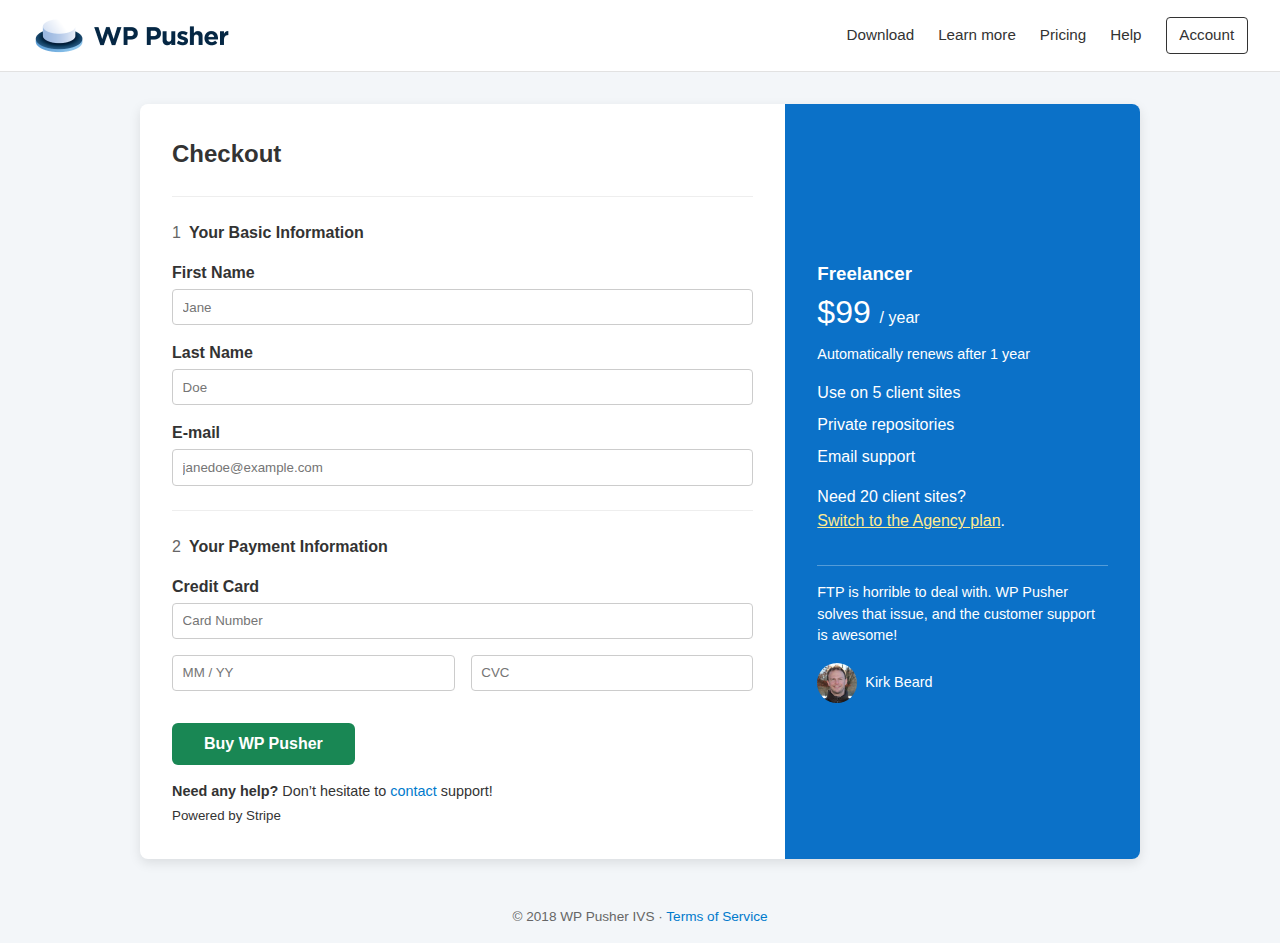
<file: WPpusher.html>
<!DOCTYPE html>
<html lang="en">
  <head>
    <meta charset="UTF-8" />
    <meta name="viewport" content="width=device-width, initial-scale=1.0" />
    <title>WP Pusher - Checkout</title>
    <link rel="stylesheet" href="WPpusher.css" />
  </head>
  <body>
    <header>
      <div class="header-left">
        <!-- Round Logo -->
        <img
          src="/media/wppusher-logo copy.png"
          alt="WP Pusher Logo"
          class="logo"
        />
      </div>

      <div class="header-right">
        <a href="#">Download</a>
        <a href="#">Learn more</a>
        <a href="#">Pricing</a>
        <a href="#">Help</a>
        <a href="#" class="account-button">Account</a>
      </div>
    </header>

    <!-- MAIN CONTENT -->
    <main>
      <div class="checkout-container">
        <!-- LEFT -->
        <div class="checkout-left">
          <h2>Checkout</h2>

          <!-- Section 1: Basic Info -->
          <div class="info-section">
            <h3><span>1</span> Your Basic Information</h3>
            <div class="form-group">
              <label for="fname">First Name</label>
              <input id="fname" type="text" placeholder="Jane" />
            </div>
            <div class="form-group">
              <label for="lname">Last Name</label>
              <input id="lname" type="text" placeholder="Doe" />
            </div>
            <div class="form-group">
              <label for="email">E-mail</label>
              <input
                id="email"
                type="email"
                placeholder="janedoe@example.com"
              />
            </div>
          </div>

          <!-- Section 2: Payment Info -->
          <div class="info-section">
            <h3><span>2</span> Your Payment Information</h3>
            <div class="form-group">
              <label for="cardNumber">Credit Card</label>
              <input id="cardNumber" type="text" placeholder="Card Number" />
            </div>
            <div class="form-group" style="display: flex; gap: 1rem">
              <input type="text" placeholder="MM / YY" style="flex: 1" />
              <input type="text" placeholder="CVC" style="flex: 1" />
            </div>

            <button class="buy-button">Buy WP Pusher</button>

            <p style="margin-top: 1rem; font-size: 0.9rem">
              <strong>Need any help?</strong> Don’t hesitate to
              <a href="#">contact</a> support!
            </p>
            <small>Powered by Stripe</small>
          </div>
        </div>

        <!-- RIGHT (Blue Panel) -->
        <div class="checkout-right">
          <div>
            <h3>Freelancer</h3>
            <div class="plan-price">$99 <small>/ year</small></div>
            <p style="font-size: 0.9rem">Automatically renews after 1 year</p>

            <ul class="plan-features">
              <li>Use on 5 client sites</li>
              <li>Private repositories</li>
              <li>Email support</li>
            </ul>

            <p style="margin-top: 1rem">
              Need 20 client sites?
              <br />
              <a href="#">Switch to the Agency plan</a>.
            </p>

            <div class="testimonial">
              <p>
                FTP is horrible to deal with. WP Pusher solves that issue, and
                the customer support is awesome!
              </p>
              <div class="author">
                <img src="/media/Kirkbeard.jpg" alt="Kirk Beard" />
                <span>Kirk Beard</span>
              </div>
            </div>
          </div>
        </div>
      </div>
    </main>

    <!-- FOOTER -->
    <footer>© 2018 WP Pusher IVS · <a href="#">Terms of Service</a></footer>
  </body>
</html>
</file>
<file: formxindex.css>
* {
  margin: 0;
  padding: 0;
  box-sizing: border-box;
}

html,
body {
  height: 100%;
  font-family: "Inter", Arial, sans-serif;
}

/* Primary text color, subtle background for entire page */
body {
  background-color: #fafafa;
  color: #333;
  line-height: 1.5;
}

/* for every Link in general */
a {
  color: #0066cc;
  text-decoration: none;
}
a:hover {
  text-decoration: underline;
}

/* -- CONTAINER LAYOUT */
.signup-container {
  display: flex;
  flex-direction: row;
  justify-content: center;
  min-height: 100vh;
}

/* Left side illustration picture */
.signup-illustration {
  flex: 1; /* Take available space left of the form */
  background-color: #fff;
  padding: 2rem;
  display: flex;
  flex-direction: column;
  justify-content: center;
  align-items: flex-start; /* So text lines up on the left */
}

/* Left side illustration styles */
.signup-illustration img {
  max-width: 80%;
  margin-bottom: 2rem;
}
.signup-illustration h2 {
  font-size: 1.8rem;
  color: #003366;
  margin-bottom: 1rem;
}
.signup-illustration p {
  color: #666;
  font-size: 1rem;
  max-width: 400px;
}

/* Right side form section */
.signup-form-section {
  flex: 1; /* Take other half of the screen */
  background-color: #fdfdfd;
  padding: 3rem 2rem;
  display: flex;
  flex-direction: column;
  justify-content: center;
}

/* Form heading / subtitle */
.signup-form-section h1 {
  font-size: 2rem;
  color: #111;
  margin-bottom: 0.25rem;
}
.signup-form-section .subtitle {
  color: #666;
  margin-bottom: 2rem;
}

/* -- FORM -- */
.signup-form {
  display: flex;
  flex-direction: column;
  gap: 1.8rem; /* vertical spacing between form rows */
}

/* We wrap related inputs into .form-row so we can place two side-by-side. */
.form-row {
  display: flex;
  gap: 1rem;
}

.form-group {
  flex: 1;
  display: flex;
  flex-direction: column;
}

label {
  font-weight: 600;
  font-size: 0.9rem;
  margin-bottom: 0.25rem;
  color: #333;
}
input,
select {
  padding: 0.75rem 1rem;
  font-size: 0.95rem;
  border: 1px solid #ccc;
  border-radius: 4px;
}

input:focus,
select:focus {
  outline: none;
  border-color: #0066cc;
}

/* The sign-up button */
.signup-button {
  padding: 0.75rem;
  background-color: #0066cc;
  color: #fff;
  font-size: 1rem;
  border: none;
  border-radius: 4px;
  font-weight: 600;
  cursor: pointer;
  transition: background-color 0.2s ease;
}
.signup-button:hover {
  background-color: #005bb5;
}

/* Already member text */
.already-member {
  margin-top: 1rem;
  font-size: 0.9rem;
  color: #666;
}

/* -- Media section to make it responsive depending on the screen  */
@media (max-width: 992px) {
  /* On medium screens, reduce left side image width */
  .signup-illustration img {
    max-width: 60%;
  }
}

@media (max-width: 768px) {
  /* Stack columns vertically if screen is narrow */
  .signup-container {
    flex-direction: column;
  }
  .signup-illustration,
  .signup-form-section {
    flex: unset;
    width: 100%;
    padding: 2rem;
    align-items: center; /* center everything on smaller screens */
    text-align: center;
  }
  .signup-illustration img {
    max-width: 70%;
  }

  /* Make form full-width stacked (no side-by-side row) */
  .form-row {
    flex-direction: column;
  }
}

html,
body {
  height: 100%;
  font-family: "Inter", Arial, sans-serif;
  background-color: #f7f7f7; /* Light gray background */
  color: #333;
  line-height: 1.6;
}

/* For links and spaces */
a {
  color: #0b3d91;
  text-decoration: none;
}
a:hover {
  text-decoration: underline;
}

hr {
  border: none;
  border-top: 1px solid #ddd;
  margin: 2rem 0;
}

/* HEADER*/
header {
  background-color: #fff;
  padding: 1rem;
  border-bottom: 2px solid #ccc;
  position: relative;
  text-align: center;
}

header h1 {
  font-size: 1.75rem;
  font-weight: 600;
  margin-bottom: 0.5rem;
  color: #064663;
}

header p {
  font-size: 0.95rem;
  color: #666;
  margin-bottom: 0.25rem;
}

/* "Form" link in top-left corner */
header a[href="./form.html"] {
  position: absolute;
  top: 1rem;
  left: 1rem;
  font-weight: 600;
  color: #0b3d91;
}

/** MAIN CONTAINER */
main {
  max-width: 800px;
  margin: 2rem auto;
  padding: 2rem;
  background-color: #fff;
  border-radius: 6px;
  box-shadow: 0 2px 6px rgba(0, 0, 0, 0.08);
}

/* SECTION HEADINGS */
section h2 {
  font-size: 1.4rem;
  color: #064663;
  margin-bottom: 1rem;
  text-align: center;
}

/*PARAGRAPHS, LISTS*/
p {
  margin-bottom: 1rem;
  color: #444;
}

ul {
  list-style-type: disc;
  margin-left: 1.5rem;
}

li {
  margin-bottom: 0.5rem;
}

/* FOOTER **/
footer {
  text-align: center;
  margin: 2rem 0;
}

footer a {
  font-weight: 600;
  color: #0b3d91;
}

/* RESPONSIVE ADJUSTMENTS*/
@media (max-width: 600px) {
  header h1 {
    font-size: 1.4rem;
  }

  main {
    margin: 1rem auto;
    padding: 1rem;
  }

  section h2 {
    font-size: 1.2rem;
  }

  p {
    font-size: 0.95rem;
  }
}
</file>
<file: Huckleberry.css>
* {
  margin: 0;
  padding: 0;
  box-sizing: border-box;
}

body {
  font-family: Arial, sans-serif;
  line-height: 1.5;
  color: #000;
  background: #fff; /* White background at the top */
}

.container {
  width: 90%;
  max-width: 1200px;
  margin: 0 auto;
  padding: 2rem 1.5rem; /* Adjusted vertical and horizontal spacing */
  display: flex;
  flex-direction: column;
}

.top-section {
  background: #fff;
}

.top-section h1 {
  font-size: 2rem;
  font-weight: bold;
  margin-bottom: 1rem;
  line-height: 1.2;
  font-size: clamp(1.5rem, 2vw, 2rem); /* Responsive font size */
}

.top-section p {
  margin-bottom: 1rem;
  font-size: 1rem;
}

.highlight-green {
  color: #009966;
}

.section-separator {
  height: 1.5rem;
  background: #7e7e7e;
}

.gray-section {
  background: #4f4f4f;
  padding: 2rem 1.5rem; /* Adjusted padding */
}

/* The white card inside the gray section */
.white-card-wrapper {
  background: #fff;
  max-width: 1200px; /* Constrain width so it doesn’t stretch too wide */
  margin: 0 auto;
  padding: 2rem 1.5rem; /* Adjusted padding */
  border-radius: 0;
  box-shadow: 0 4px 8px rgba(0, 0, 0, 0.1);
  position: relative; /* So we can position the yellow banner over its top edge */
  display: flex;
  flex-direction: column;
  gap: 1.8rem;
}

.yellow-banner {
  display: inline-block; /* Keep it sized to content by default */
  background: #ffc107; /* Vibrant yellow color */
  color: #000;
  font-weight: bold;
  padding: 0.75rem 1rem;
  font-size: 1rem;
  height: 40px; /* Match the height of the white card’s padding */
  border-radius: 0px;
  box-shadow: 2px 2px 5px rgba(0, 0, 0, 0.3);
  position: absolute;
  top: 0.5rem; /* Shift from the top of the card’s content */
  left: -0.1rem; /* Shift from the left side of the card’s content */
}

.white-card-content {
  margin-top: 1.5rem; /* So text doesn’t collide with the banner */
  font-size: 1rem;
}

/* Accessibility improvement: Adjust font size relative to root */
body {
  font-size: 16px; /* Default base size */
}

.top-section h1 {
  font-size: 1.8rem;
}

.white-card-content {
  font-size: 1rem;
}

@media (max-width: 600px) {
  .container {
    width: 95%; /* Slightly narrower margin on mobile */
    padding: 1.5rem 1rem;
  }
  .container > * :not(:last-child) {
    margin-bottom: 1rem; /* Add more space between sections */
  }
  .top-section h1 {
    font-size: 1.5rem;
  }

  .top-section p {
    font-size: 1rem;
  }

  .white-card-wrapper {
    padding: 0.8rem; /* Less padding on mobile to save space */
  }

  .yellow-banner {
    font-size: 0.8rem;
    left: 0.5rem 0.8rem; /* Adjusted position for smaller screens */
  }

  .white-card-content {
    font-size: 0.95rem;
  }
}

/* TABLET (from 601px up to 1024px) */
@media (min-width: 601px) and (max-width: 1024px) {
  .container {
    width: 90%;
  }

  .top-section h1 {
    font-size: 1.75rem;
  }

  .white-card-wrapper {
    padding: 1.5rem;
    text-align: center; /* Center text on tablet */
  }

  .yellow-banner {
    font-size: 1rem;
  }

  .white-card-content {
    font-size: 1rem;
  }
}

/* DESKTOP (over 1024px) */
@media (min-width: 1025px) {
  .top-section h1 {
    font-size: 2rem;
  }

  @media (min-width: 1400px) .container {
    max-width: 1200px;
    margin: 0 auto;
  }
}
</file>
<file: otter.css>
* {
    margin: 0;
    padding: 0;
    box-sizing: border-box;
  }

  body {
    background: #181818; /* Dark background for finessse */
    display: flex;
    align-items: center;
    justify-content: center;
    min-height: 100vh;
    font-family: sans-serif;
  }

  /* The large white background card (the mom) */
  .background-card {
    position: relative;
    width: 400px;
    padding: 32px 24px;
    background: #fff;
    border-radius: 8px;
    box-shadow: 0 4px 10px rgba(0, 0, 0, 0.25);
  }

  /* Otter card*/
  .header-card {
    position: absolute;
    top: -20px; 
    left: 50%; 
    transform: translateX(-50%);
    width: 350px;
    background: #ff3399;
    border-radius: 8px;
    color: #000000;
    padding: 16px;
    box-shadow: 0 4px 8px rgba(0, 0, 0, 0.3);
    text-align: center;
    font-weight: bold;
    font-size: 32px;
  }

  .background-content {
    color: #333;
    line-height: 1.5;
    margin-top: 30px;
  }
</file>
<file: WPpusher.css>
*{
    margin: 0;
    padding: 0;
    box-sizing: border-box;
}
body {
    font-family: Arial, sans-serif;
    background-color: #f3f6f9; /* Light background */
    color: #333;
    line-height: 1.5;
    min-height: 100vh;
    display: flex;
    flex-direction: column;
  }
  a {
    color: #007acc;
    text-decoration: none;
  }
  a:hover {
    text-decoration: underline;
  }

  /* HEADER*/
  header {
    background-color: #fff;
    border-bottom: 1px solid #e2e2e2;
    display: flex;
    justify-content: space-between;
    align-items: center;
    padding: 1rem 2rem;
  }
  /* Left side: logo + brand name */
  .header-left {
    display: flex;
    align-items: center;
    gap: 0.75rem;
  }
  /* LOGO as circle */
  .logo {
    width: auto;
    height: auto;
    max-width: auto;
    max-height: auto;
    object-fit: cover;
  }
  .header-right {
    display: flex;
    align-items: center;
    gap: 1.5rem;
  }
  .header-right a {
    color: #333;
    font-size: 0.95rem;
  }
  .account-button {
    padding: 0.4rem 0.8rem;
    border: 1px solid #333;
    border-radius: 4px;
    font-weight: 500;
  }


  main {
    flex: 1;
    display: flex;
    justify-content: center;
    align-items: flex-start;
    padding: 2rem;
  }

  .checkout-container {
    display: flex;
    background-color: #fff;
    border-radius: 8px;
    box-shadow: 0 4px 12px rgba(0,0,0,0.1);
    max-width: 1000px;
    width: 100%;
    overflow: hidden; /* hide border radius corners if child overflows */
  }

  /* Left (white card) */
  .checkout-left {
    flex: 2;
    padding: 2rem;
  }
  .checkout-left h2 {
    font-size: 1.5rem;
    margin-bottom: 1rem;
  }
  .info-section {
    border-top: 1px solid #eee;
    padding-top: 1.5rem;
    margin-top: 1.5rem;
  }
  .info-section h3 {
    font-size: 1rem;
    margin-bottom: 1rem;
    display: flex;
    align-items: center;
    gap: 0.5rem;
  }
  .info-section h3 span {
    font-weight: normal;
    color: #666;
  }

  /* Basic input styling for demonstration */
  .form-group {
    margin-bottom: 1rem;
  }
  label {
    display: block;
    font-weight: 600;
    margin-bottom: 0.25rem;
  }
  input {
    width: 100%;
    padding: 0.6rem;
    border: 1px solid #ccc;
    border-radius: 4px;
  }

  .buy-button {
    display: inline-block;
    margin-top: 1rem;
    padding: 0.75rem 2rem;
    background-color: #198754; /* green-ish color */
    color: #fff;
    border: none;
    border-radius: 6px;
    font-size: 1rem;
    font-weight: 600;
    cursor: pointer;
    transition: background-color 0.2s ease;
  }
  .buy-button:hover {
    background-color: #166a42;
  }

  /* Right (blue panel) */
  .checkout-right {
    flex: 1;
    background-color: #0b71c8;
    color: #fff;
    padding: 2rem;
    display: flex;
    flex-direction: column;
    justify-content: center;
  }
  .plan-price {
    font-size: 2rem;
    margin-bottom: 0.5rem;
  }
  .plan-price small {
    font-size: 1rem;
    font-weight: normal;
  }
  .plan-features {
    margin-top: 1rem;
    list-style: none;
    padding-left: 0;
  }
  .plan-features li {
    margin-bottom: 0.5rem;
    display: flex;
    align-items: center;
    gap: 0.5rem;
  }
  .checkout-right a {
    color: #ffeb90; 
    text-decoration: underline;
  }
  .testimonial {
    margin-top: 2rem;
    font-size: 0.9rem;
    border-top: 1px solid rgba(255,255,255,0.3);
    padding-top: 1rem;
  }
  .testimonial img {
    width: 40px;
    height: 40px;
    border-radius: 50%;
    object-fit: cover;
  }
  .testimonial .author {
    display: flex;
    align-items: center;
    gap: 0.5rem;
    margin-top: 1rem;
  }


  footer {
    text-align: center;
    font-size: 0.85rem;
    color: #666;
    padding: 1rem;
  }

  /* RESPONSIVE (Mobile)*/
  @media (max-width: 768px) {
    .checkout-container {
      flex-direction: column;
    }
    .checkout-right {
      order: -1; 
    }
  }
</file>
<file: forindividuals.css>
/* Reset & Base */
* {
  margin: 0;
  padding: 0;
  box-sizing: border-box;
}
body {
  font-family: Arial, sans-serif;
  background-color: white; /* Pale background color */
  color: #333;
  line-height: 1.6;
  min-height: 100vh;
  display: flex;
  justify-content: center;
  align-items: center;
}
/* Container wraps the left info section + right form card */
.container {
  display: flex;
  flex-direction: row;
  max-width: 1200px;
  width: 100%;
  margin: 2rem;
  background-color: #ffffff; /* matches body color for a seamless layout */
}
/* Left Side: Info / Logo / Heading */
.left-section {
  flex: 1;
  padding: 2rem;
  display: flex;
  flex-direction: column;
  justify-content: center;
}
.left-section img.logo {
  width: 100px;
  margin-bottom: 1rem;
  display: flex;
  height: auto;
  object-fit: cover;
  align-self: flex-start;
}
.left-section h1 {
  font-size: 1.8rem;
  margin-bottom: 1rem;
  color: #000;
  align-self: flex-start;
}
.left-section p {
  font-size: 1rem;
  color: #555;
  max-width: 400px;
  align-self: flex-start;
}
/* Right Side: Form Card */
.right-section {
  flex: 1;
  display: flex;
  justify-content: center;
  align-items: center;
  padding: 2rem;
}
.form-card {
  background-color: #ffffff;
  border-radius: 8px;
  box-shadow: 0 4px 12px rgba(0, 0, 0, 0.1);
  width: 100%;
  max-width: 450px;
  padding: 2rem;
}
/* Form elements */
.form-card h2 {
  margin-bottom: 1rem;
  font-size: 1.3rem;
  color: #000;
}
.form-group {
  margin-bottom: 1rem;
}
label {
  display: block;
  font-weight: 600;
  margin-bottom: 0.25rem;
  color: #444;
}
input,
select {
  width: 100%;
  padding: 0.75rem;
  font-size: 1rem;
  border: 1px solid #ccc;
  border-radius: 4px;
}
/* 2-column row for first name/last name, weight/height, etc. */
.row {
  display: flex;
  gap: 1rem;
}
.row .form-group {
  flex: 1;
}
/* Submit button */
.form-card .register-btn {
  width: 100%;
  padding: 0.8rem;
  font-size: 1rem;
  background-color: #2cc4ad;
  color: #fff;
  font-weight: 600;
  border: none;
  border-radius: 4px;
  cursor: pointer;
  margin-top: 1rem;
  transition: background-color 0.3s ease;
}
.register-btn:hover {
  background-color: #26a491;
}
/* Terms text */
.terms-text {
  margin-top: 1rem;
  font-size: 0.8rem;
  color: #555;
}
.terms-text a {
  color: #2cc4ad;
  text-decoration: none;
  font-weight: 600;
}
.terms-text a:hover {
  text-decoration: underline;
}

@media (max-width: 992px) {
  .container {
    margin: 1rem;
  }
  .left-section,
  .right-section {
    padding: 1rem;
  }
}
/* Responsive layout for smaller screens*/
@media (max-width: 600px) {
  .container {
    flex-direction: column;
    margin: 1rem;
  }
  .left-section,
  .right-section {
    width: 100%;
    padding: 1rem;
  }
  .left-section {
    align-items: center; /* center text */
    text-align: center;
  }
  .left-section p {
    max-width: 100%;
  }
  .row {
    flex-direction: column;
  }
}
</file>
<file: Novuswatch.css>
/* Reset */
* {
  margin: 0;
  padding: 0;
  box-sizing: border-box;
}

/* Body Styles */
body {
  font-family: Arial, sans-serif;
  background-color: #d0c8e7; /* Light lavender background */
  display: flex;
  justify-content: center;
  align-items: center;
  min-height: 100vh;
  padding: 20px;
}

/* Card Container */
.card-container {
  position: relative;
  max-width: 400px;
  background-color: #fff;
  border-radius: 10px;
  box-shadow: 0 8px 8px rgba(0, 0, 0, 0.1);;
}

/* Banner */
.card-banner {
  position: absolute;
  top: 18px;
  left: -15px;
  background-color: #ffeb90; /* Pale yellow banner */
  color: #000;
  font-weight: bold;
  font-size: 0.9rem;
  padding: 8px 20px;
  border-radius: 6px 25px 25px 6px;
  text-align: center;
  box-shadow: 0 2px 4px rgba(0, 0, 0, 0.2);
  z-index: 1;
}

/* Card Image */
.card-image {
  width: 100%;
  display: block;
  border-bottom: 1px solid #ddd;
  border-radius: 8px 8px 0 0;
}

/* Card Content */
.card-content {
  padding: 16px;
  text-align: left;
}

.card-content h1 {
  font-size: 1.5rem;
  margin-bottom: 8px;
  color: #333;
}

.card-content h1 span {
  font-size: 1rem;
  font-weight: normal;
  color: #666;
}

.card-content p {
  font-size: 0.9rem;
  color: #555;
  line-height: 1.5;
  font-weight: bold;
  margin-bottom: 16px;
}
</file>
<file: scissor.css>
/* RESET */
* {
  margin: 0;
  padding: 0;
  box-sizing: border-box;
}

/** PAGE / BODY*/
body {
  font-family: "Arial", sans-serif;
  background: #ffffff;
  color: #333;
}

/* HEADER / NAV*/
.site-header {
  display: flex;
  align-items: center;
  justify-content: space-between;
  padding: 1rem 2rem;
  border-bottom: 1px solid rgba(0,0,0,0.05);
  background-color: #fff;
}

.logo-area {
  display: flex;
  align-items: center;
  gap: 0.5rem;
}

.logo {
  width: auto;
  height: auto;
}

.brand-name {
  font-weight: bold;
  font-size: 1.2rem;
  color: #0056ff; 
}

.navbar ul {
  display: flex;
  list-style: none;
  gap: 1.5rem;
}

.navbar a {
  text-decoration: none;
  color: #333;
  font-weight: 500;
}

.nav-right {
  display: flex;
  align-items: center;
  gap: 1rem;
}

.login-link {
  color: #333;
  font-weight: 500;
  text-decoration: none;
}

.cta-button {
  background-color: #0056ff;
  color: #fff;
  padding: 0.5rem 1.2rem;
  border-radius: 20px;
  font-weight: 600;
  text-decoration: none;
}

/*   HERO SECTION ***/
.hero-section {
  padding: 3rem 1rem 5rem;
  text-align: center;
  background: linear-gradient(
    180deg,
    rgba(255, 255, 255, 1) 0%,
    rgba(255, 250, 240, 1) 40%,
    rgba(255, 250, 240, 1) 100%
  );
  position: relative;
}

.hero-content {
  max-width: 800px;
  margin: 0 auto 3rem;
}

.hero-content h1 {
  font-size: 2.2rem;
  line-height: 1.2;
  font-weight: 700;
  margin-bottom: 1rem;
  color: #1a1a1a;
}

.hero-content .highlight {
  color: #0056ff;
  text-decoration: underline;
}

.subtitle {
  max-width: 600px;
  margin: 0.5rem auto 2rem;
  font-size: 1rem;
  color: #444;
  line-height: 1.6;
}

.hero-buttons {
  display: flex;
  gap: 1.5rem;
  justify-content: center;
  margin-top: 1rem;
}

/* Primary button + secondary link */
.primary-btn {
  background-color: #0056ff;
  color: #fff;
  padding: 0.75rem 1.5rem;
  border-radius: 4px;
  text-decoration: none;
  font-weight: 600;
}

.secondary-link {
  text-decoration: none;
  color: #0056ff;
  align-self: center;
  font-weight: 500;
}

/* CHAIN CARD STYLES ***/
.chain-card {
  margin: 2rem auto;
  max-width: 600px;
  background-color: #f9fcff; 
  border: 1px solid #e0eafc; 
  border-radius: 12px;       
  padding: 2rem 1.5rem;
  box-shadow: 0 8px 20px rgba(0, 0, 0, 0.05); /* Soft shadow */
  text-align: center;
  position: relative;
  border-color: #0041cc;
}

/* Shadow circle underneath the card */
.vectorbehindcard {
  position:absolute;
  top: -50px;
  left: 50%;
  transform: translateX(-50%);
  z-index: 1;
}
.vectorbehindcard img {
  width: 100px;
  opacity: 0.1;
}

/* Chain icons (centered alignment) */
.chain-icons {
  display: flex;
  align-items: center;
  justify-content: center;
  gap: 1rem;
  margin-bottom: 1rem;
}

.chain-icons img {
  height: 40px;
  object-fit: contain;
}

.icon-arrow {
  width: 20px; 
  transform: translateY(-5px); 
}

/* Chain card text */
.chain-card p {
  font-size: 1rem;
  color: #333;
  line-height: 1.6;
}

.chain-card p strong {
  font-weight: 600;
  color: #0056ff; 
}
.hero-ellipse img {
  position: absolute;
  bottom: -20px;
  align-items: center;
  transform: translateX(-50%);
  left: 50%;
  width: max-content;
  height: 80px;
  z-index: 1; 
}

/*RESPONSIVENESS*/
@media (max-width: 768px) {
  /* Hide nav ul, show hamburger */
  .navbar ul {
    display: none;
  }
  .hamburger {
    display: block;
  }

  .hero-content h1 {
    font-size: 1.8rem;
  }
  
  .chain-card {
    max-width: 100%;
  }
}

/* POSSIBILITIES SECTION */
.possibilities-section {
  padding: 4rem 1rem;
  text-align: center;
  background-color: #f9fafc; /* Light grey for contrast */
}

/* Statistics Section */
.stats-container h2 {
  font-size: 2rem;
  margin-bottom: 2rem;
  color: #333;
}

.stats-container .highlight {
  color: #0056ff; /* Blue highlight */
}

.stats-grid {
  display: flex;
  justify-content: center;
  gap: 2rem;
  margin-top: 2rem;
  flex-wrap: wrap;
}

.stat-item {
  text-align: center;
  font-weight: 600;
}

.stat-item .stat-number {
  font-size: 2rem;
  color: #0056ff;
}

.stat-item p {
  margin-top: 0.5rem;
  font-size: 1rem;
  color: #555;
}

/* WHY CHOOSE SECTION */
.why-choose-container {
  display: flex;
  flex-direction: row; /* Default on larger screens */
  padding: 20px;
  align-items: flex-start;
}
/*Heading in 'Why Choose Us' section*/
.why-choose-container h3 {
  flex: 1;
  font-size: 36px;
  margin-bottom: 20px;
  text-align: left;
  font-weight: 700;
}
/*Highlight in 'Why Choose Us' section*/
.why-choose-container .highlight {
  color: #0056ff; /* Blue highlight */
}
/*Description in 'Why Choose Us' section*/
.why-description {
  max-width: 400px;
  display: flex;
  flex-direction: column;
  flex: -1;
  font-size: 15px;
  color: black;
  line-height: 1.6;
  text-align: left;
}

/* Features Grid */
.features-grid {
  display: grid;
  flex: 1;
  grid-template-columns: repeat(2, 1fr);
  gap: 2rem;
  align-items: flex-start;
}

.feature-item {
  text-align: center;
  background-color: #f9fafc; /* Light grey cards */
  padding: 2rem;
  border-radius: 12px;
  box-shadow: 0 4px 12px rgba(0, 0, 0, 0.05);
}

.feature-item .icon {
  font-size: 2rem;
  margin-bottom: 1rem;
  color: #0056ff;
}

.feature-item h4 {
  font-size: 1.2rem;
  margin-bottom: 0.5rem;
  color: #333;
}

.feature-item p {
  font-size: 0.9rem;
  color: #555;
  line-height: 1.4;
}

/* RESPONSIVE STYLING */
@media (max-width: 768px) {
  .stats-grid {
      flex-direction: column;
      gap: 1.5rem;
  }

  .features-grid {
      grid-template-columns: 1fr;
  }

  /* Make 'Why Choose Us' stack on mobile */
  .why-choose-container {
      flex-direction: column;
      align-items: center;
      text-align: center;
  }
}

/* TRIM URL SECTION */
.trim-section {
  padding: 3rem 1rem;
}

/* Dark background container */
.trim-background {
  position: relative;
  min-height: 400px;   
  background: linear-gradient(
    to bottom right,
    #1a2e40 0%,
    #0a1f33 100%
  );
  display: flex;
  align-items: center;
  justify-content: center;
}

/* The White Card */
.trim-card {
  background-color: #fff;
  width: 100%;
  max-width: 450px;
  border-radius: 10px;
  box-shadow: 0 6px 16px rgba(0,0,0,0.2);
  padding: 2rem;
}

/* Form Styles */
.trim-card form {
  display: flex;
  flex-direction: column;
  gap: 1.5rem;
}

/* Single Field */
.form-group input {
  width: 100%;
  padding: 0.75rem;
  font-size: 1rem;
  border: 2px solid #cdd3df;
  border-radius: 6px;
  outline: none;
  color: #0056ff;
  transition: border-color 0.2s ease;
}

.form-group input:focus {
  border-color: #0056ff;
}

/* Row with two fields: domain + alias */
.form-row {
  display: flex;
  gap: 1rem;
  color:#0056ff;
}

.form-row select,
.form-row input {
  flex: 1;
  padding: 0.75rem;
  font-size: 1rem;
  border: 2px solid #cdd3df;
  border-radius: 6px;
  outline: none;
  color: #0056ff;
  transition: border-color 0.2s ease;
}

.form-row select:focus,
.form-row input:focus {
  border-color: #0056ff;
}

/* Trim URL Button */
.trim-btn {
  display: inline-block;
  background-color: #0056ff;
  color: #fff;
  font-weight: 600;
  font-size: 1rem;
  padding: 0.75rem 2rem;
  border: none;
  border-radius: 6px;
  cursor: pointer;
  transition: background-color 0.2s ease;
}

.trim-btn:hover {
  background-color: #0041cc;
}

/* Disclaimer Text */
.disclaimer {
  margin-top: 0.5rem;
  font-size: 0.8rem;
  color: #0056ff;
  text-align: center;
}

.disclaimer a {
  color: #0056ff;
  text-decoration: none;
  font-weight: 500;
}

.disclaimer a:hover {
  text-decoration: underline;
}

/* RESPONSIVE MEDIA QUERIES*/
@media (max-width: 600px) {
  .trim-card {
    padding: 1.5rem;
  }
  .form-row {
    flex-direction: column;
  }
}

/* PRICING SECTION */
.pricing-section h2 {
  font-size: 2rem; 
  margin-bottom: 2rem;
  text-align: center;
  font-weight: 700;
  line-height: 1.2;
  color: #1a1a1a;
}

.pricing-section .highlight {
  color: #0056ff;
}

.pricing-section p {
  max-width: 700px;
  margin: 0 auto;
  font-size: 1rem;
  color: #555;
  line-height: 1.6;
  text-align: center;
}

.pricing-container {
  display: flex;
  justify-content: center;
  align-items: center;
  gap: 50px;
  margin: 50px 0;
}

.pricing-card {
  background: #fff;
  border: 1px solid #ddd;
  border-radius: 10px;
  padding: 20px;
  width: 100%;
  max-width: 300px;
  box-shadow: 0 4px 6px rgba(0, 0, 0, 0.1);
  min-height: 400px;
  
}

.pricing-card.professional {
  background-color: #063760;
  color: #fff;
  width: 100%;
  max-width: 320px; /* Slightly bigger for the featured card */
  z-index: 1;
  min-height: 500px;
}

.pricing-card.professional h2 {
  font-size: 35px;
  margin-bottom: 10px;
  color: #ffffff;
}

.pricing-card.professional p {
  font-size: 18px;
  margin: 0;
  color: #ffffff;
}

.pricing-card p {
  font-size: 18px;
  margin: 0;
}

.pricing-card ul {
  list-style: none;
  padding: 0;
  margin: 20px 0;
}

.pricing-card ul li {
  margin: 10px 0;
  position: relative;
  padding-left: 30px;
}

.pricing-card ul li:before {
  content: "";
  position: absolute;
  left: 0;
  top: 50%;
  transform: translateY(-50%);
  width: 20px;
  height: 20px;
  background: url('/media/check-circle.png') no-repeat center center;
  background-size: contain;
}

.custom-pricing-section {
  display: flex;
  justify-content: center;
  align-items: center;
  gap: 20px;
  margin: 50px 20px;
}

.get-Custom-Pricing-Button {
  margin-top: 20px;
  padding: 10px 20px;
  font-size: 13px;
  border: 1px solid #0056ff;
  border-radius: 20px;
  padding: 0.5rem 1rem;
  color: #0056ff;
  font-weight: 600;
  justify-content: center;
}

.Select-Pricing-Button {
  margin-top: 20px;
  padding: 10px 20px;
  font-size: 13px;
  border: 1px solid #0056ff;
  border-radius: 20px;
  padding: 0.5rem 1rem;
  font-weight: 600;
  background-color: #0056ff;
  color: #fff;
}

.highlight button {
  background-color: #1d72b8;
  color: white;
}

.pricing-card:not(.highlight) button {
  background-color: #0d1117;
  color: white;
}


.pricing-card:not(:last-child) {
  margin-right: -55px; /* Overlap effect on desktop */
}

@media (max-width: 768px) {
  .pricing-container {
      flex-direction: column;
      gap: 2rem;
  }
  .pricing-card:not(:last-child) {
      margin-right: 0; /* Remove overlap effect on mobile */
  }
}

/* FAQ SECTION */
.faq-section {
  max-width: 800px;
  margin: 4rem auto;
  padding: 0 1rem;
}

.faq-section h2 {
  font-size: 1.8rem;
  margin-bottom: 2rem;
  text-align: left; /* or center, if you prefer */
  color: #222;
}

/* Each <details> block */
.faq-item {
  margin-bottom: 1rem; 
  border-top: 1px solid #ccc;
  padding: 1rem 0 0;
  cursor: pointer;
}

/* Style the summary so it looks like a clickable heading */
.faq-item summary {
  outline: none;  
  font-weight: 600;
  font-size: 1rem;
  color: #333;
  display: flex;
  justify-content: space-between;
  align-items: center;
  list-style: none;
}

/* Using pseudo-element for plus/minus */
.faq-item summary::after {
  content: "+";
  font-size: 1.2rem;
  font-weight: bold;
  margin-left: 0.5rem;
  transition: transform 0.2s ease;
}

/* When <details> is open, show minus */
.faq-item[open] summary::after {
  content: "–";
  transform: rotate(180deg);
}

/* The actual FAQ answer content (inside <details>) */
.faq-item p {
  margin-top: 1rem;
  line-height: 1.6;
  color: #555;
}

/* DARK HERO SECTION */
.dark-hero {
  background: linear-gradient(
    to right, 
    #1a2e40, 
    #0a1f33
  );
  padding: 4rem 1rem;
  text-align: center;
  position: relative;
  color: #fff;
}

.dark-hero-content {
  max-width: 900px;
  margin: 0 auto;
}

.dark-hero h2 {
  font-size: 2rem;
  margin-bottom: 2rem;
  font-weight: 700;
  color: white;
}

.dark-hero-btn {
  display: inline-block;
  padding: 0.8rem 1.5rem;
  border-radius: 6px;
  background-color: #0056ff; 
  color: #fff;
  text-decoration: none;
  font-weight: 600;
  transition: background-color 0.2s ease;
}

.dark-hero-btn:hover {
  background-color: #003bb8;
}

/* FOOTER */
.footer {
  background: #f5f8fb;
  color: #1d1d1f;
  padding: 40px 20px;
}

.footer-container {
  max-width: 1200px;
  margin: 0 auto;
  display: flex;
  flex-wrap: wrap;
  justify-content: space-between;
  row-gap: 20px;
}

.footer-logo {
  flex: 1 1 100%;
  text-align: center;
  margin-bottom: 20px;
}

.footer-logo img {
  max-width: 150px;
}

.footer-section {
  flex: 1 1 calc(20% - 20px);
  min-width: 150px;
}

.footer-section h3 {
  font-size: 1.1rem;
  margin-bottom: 10px;
}

.footer-section ul {
  list-style: none;
  padding: 0;
}

.footer-section ul li {
  margin-bottom: 8px;
}

.footer-section ul li a {
  text-decoration: none;
  color: #1d1d1f;
  transition: color 0.3s;
}

.footer-section ul li a:hover {
  color: #007bff;
}

.footer-socials {
  text-align: center;
}

.footer-socials a {
  margin: 0 10px;
  color: #1d1d1f;
  text-decoration: none;
  font-size: 1.2rem;
}

.footer-bottom {
  text-align: center;
  margin-top: 20px;
  font-size: 0.9rem;
  color: #7b7b7b;
}

@media (max-width: 768px) {
  .footer-section {
      flex: 1 1 45%;
  }

  .footer-logo {
      margin-bottom: 20px;
  }
}

@media (max-width: 480px) {
  .footer-section {
      flex: 1 1 100%;
  }
}
</file>
<file: tablestyles.css>
/* RESET & BASE STYLES */
* {
    margin: 0;
    padding: 0;
    box-sizing: border-box;
  }
  
  html, body {
    height: 100%;
    font-family: Arial, sans-serif;
    background-color: #f7f7f7; /* Light gray page background */
    color: #333;
  }
  
  /* PAGE HEADING */
  h1 {
    text-align: center;
    margin: 2rem 0 1rem; 
    color: #061463;     
  }
  
 /*Table container styling*/
  .table-container {
    max-width: 900px;
    margin: 0 auto;
    padding: 1rem;
  }
  
  /* TABLE STYLES */
  table {
    border-collapse: collapse; /* Merges adjacent cells’ borders */
    width: 100%;               /* Occupies full container width */
    margin: 1rem 0;
    border: #031b4d 1px solid;
    background-color: #fff;    /* White background for contrast */
    box-shadow: 0 2px 8px rgba(0,0,0,0.1);
  }
  
  thead {
    background-color: #e5f2fa; 
  }
  
  th, td {
    padding: 1rem;
    border: 1px solid #ddd;   
    text-align: left;          
  }
  
  th {
    font-weight: bold;
    color: #031b4d;            
  }
  
  tbody tr:nth-child(even) {
    background-color: #f9f9f9; /* Zebra striping for even rows */
  }
  
  tbody tr:hover {
    background-color: #f1f6fa; /* Slight highlight on hover */
  }
  

  thead tr th {
    font-size: 1rem;
    text-transform: uppercase;
    letter-spacing: 0.5px;
  }
</file>
